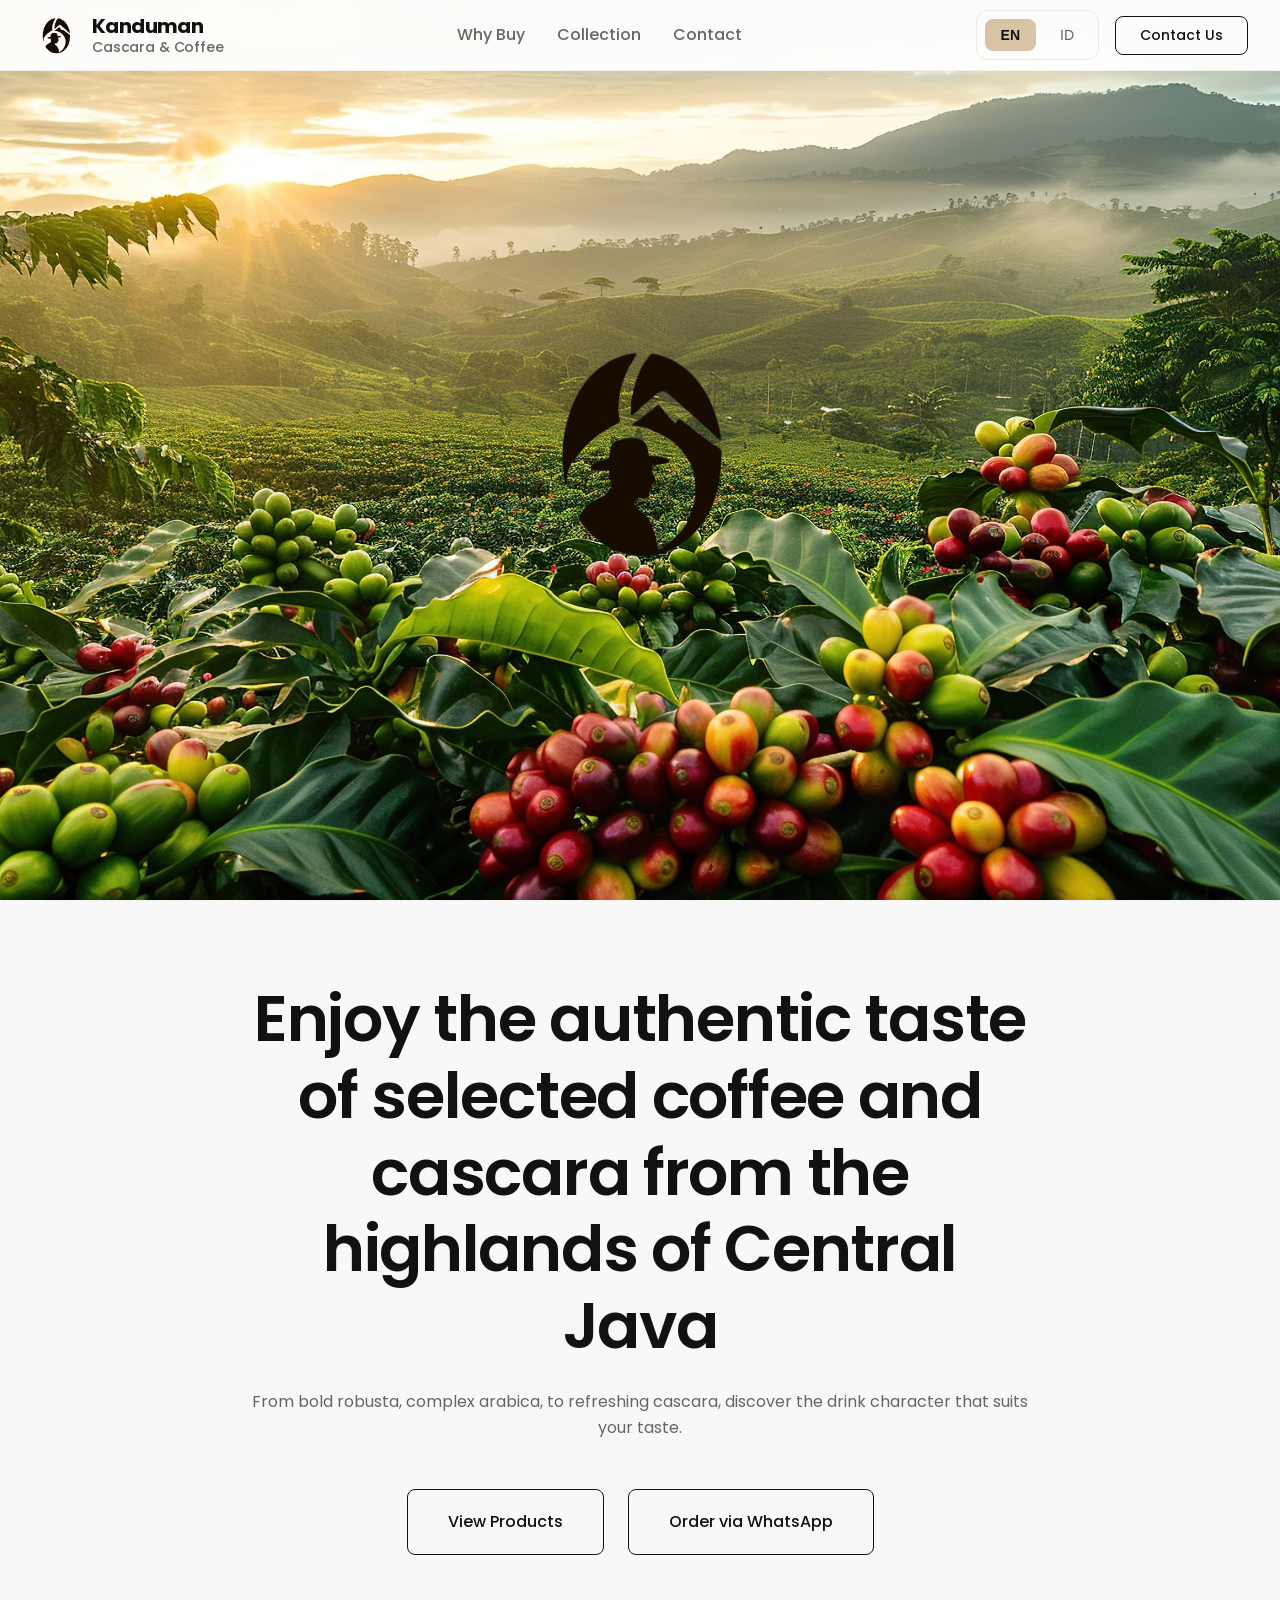
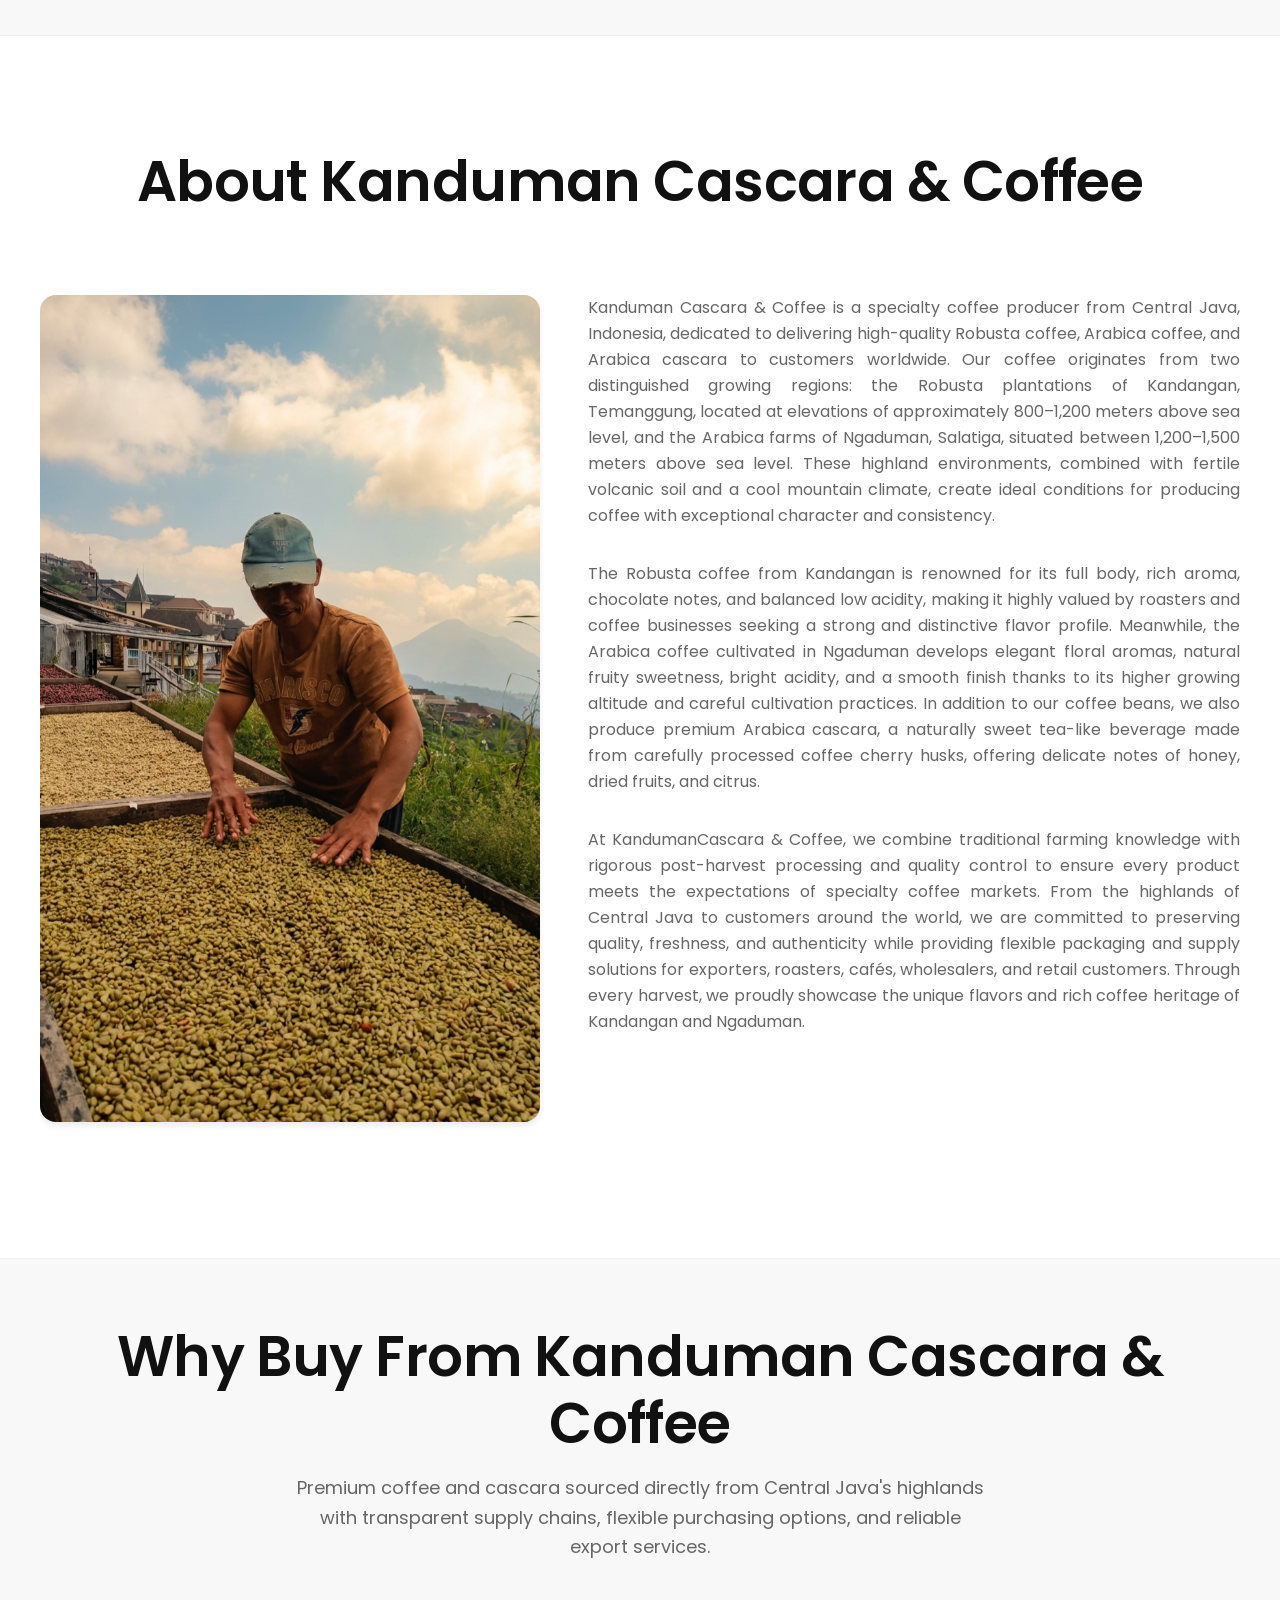
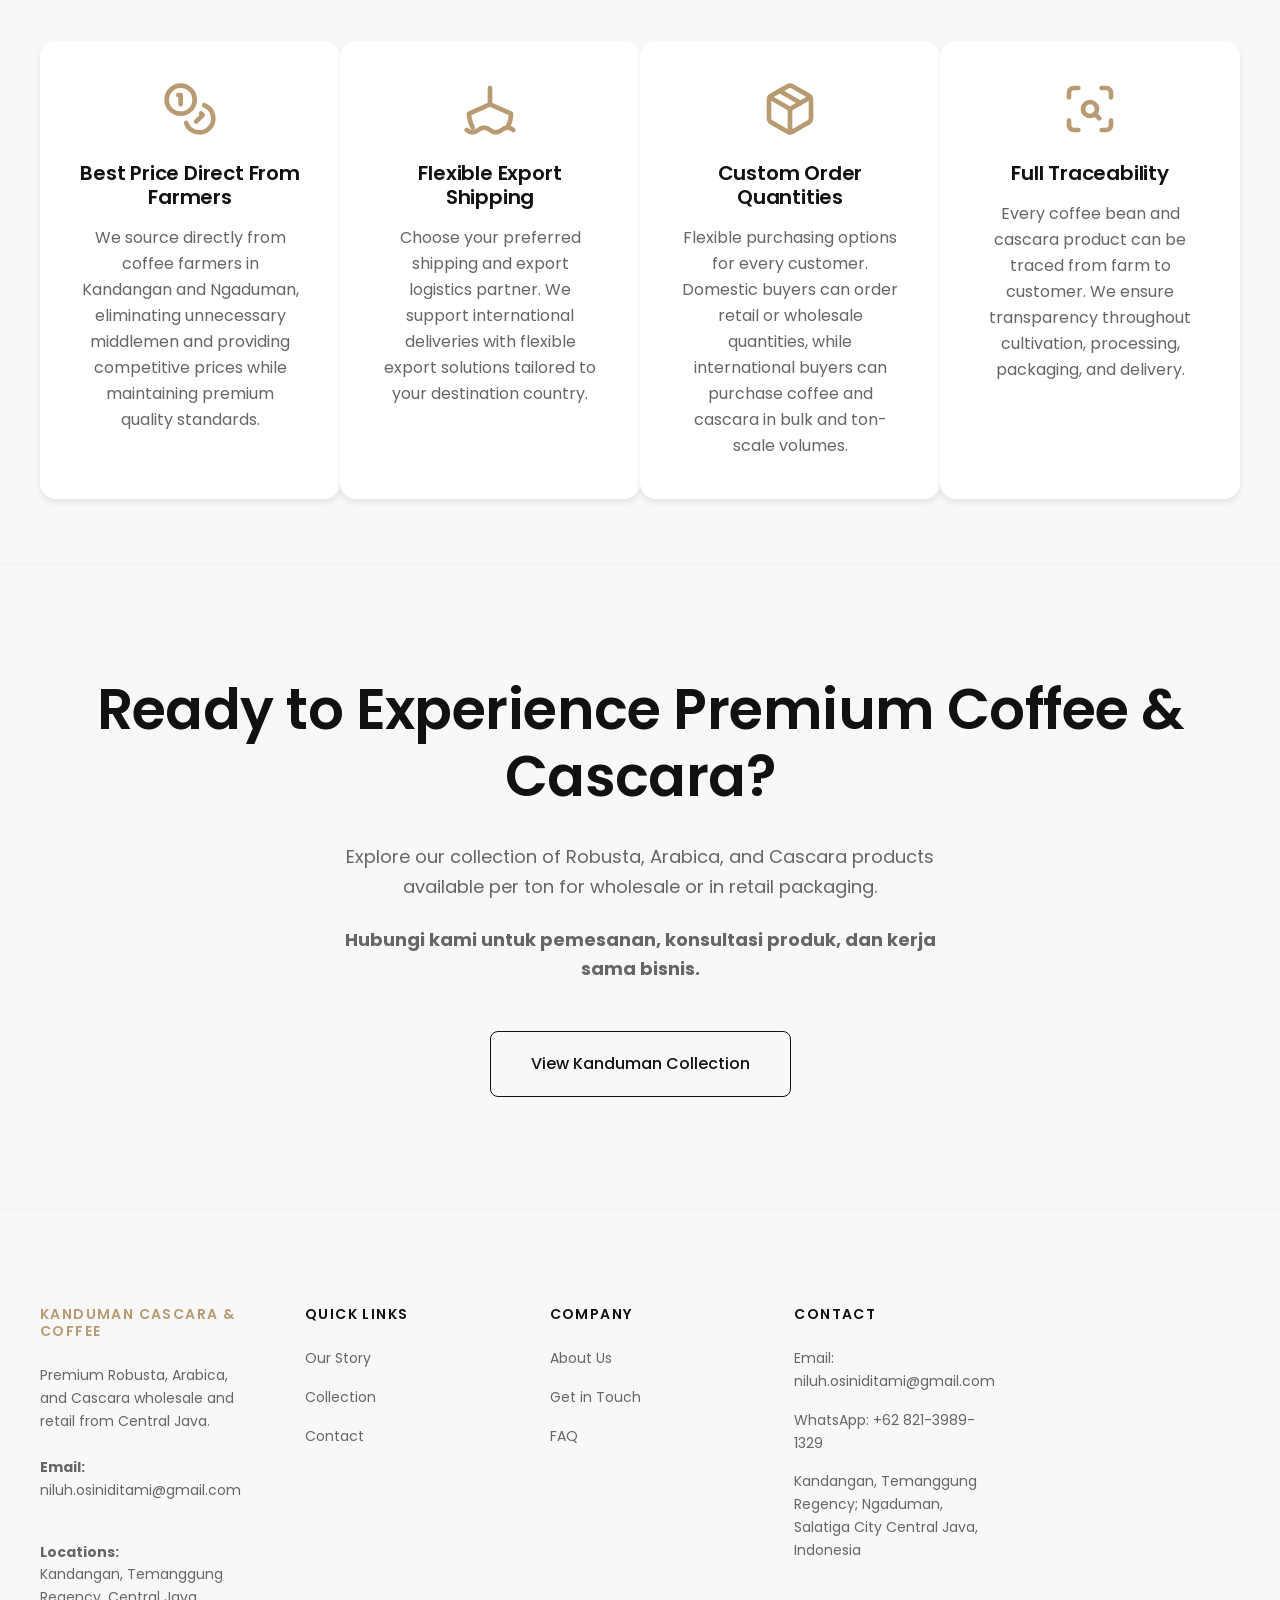
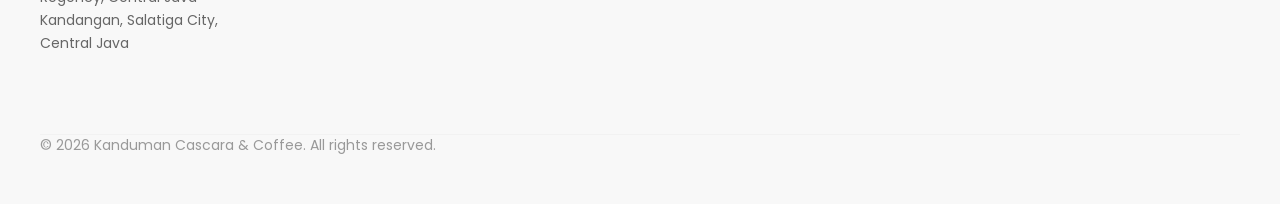
<file: index.html>
<!DOCTYPE html>
<html lang="en">
<head>
  <meta charset="UTF-8">
  <meta name="viewport" content="width=device-width, initial-scale=1.0">
  <meta name="description" content="Kanduman Cascara & Coffee — Premium Robusta, Arabica, and Cascara from Central Java. Wholesale and retail offerings. Contact: niluh.osiniditami@gmail.com">
  <meta name="contact" content="niluh.osiniditami@gmail.com">
  <title>Kanduman Cascara & Coffee | Premium Robusta, Arabica & Cascara</title>
  <link rel="stylesheet" href="assets/css/styles.css">
</head>
<body>
  <!-- NAVIGATION -->
  <nav>
    <div class="nav-container container">
      <div class="nav-logo">
        <img src="assets/images/Untitled design (2)-Photoroom.png" alt="Kanduman Cascara & Coffee logo" class="nav-logo-icon">
        <div class="brand-text">
          <span class="brand-title">Kanduman</span>
          <span class="brand-subtitle">Cascara & Coffee</span>
        </div>
      </div>
      
      <div class="nav-overlay"></div>
      
      <ul class="nav-menu">
        <li><a href="index.html#why-buy" data-i18n="nav-why-buy">Why Buy</a></li>
        <li><a href="collection.html" data-i18n="nav-collection">Collection</a></li>
        <li><a href="contact.html" data-i18n="nav-contact">Contact</a></li>
      </ul>
      
      <div class="nav-actions">
        <div class="lang-toggle">
          <button class="lang-btn active" data-lang="en">EN</button>
          <button class="lang-btn" data-lang="id">ID</button>
        </div>
        <div class="nav-cta">
          <a href="mailto:niluh.osiniditami@gmail.com" class="btn btn-accent" data-i18n="nav-cta">Hubungi Kami</a>
        </div>
      </div>

      <button class="mobile-menu-toggle" aria-label="Toggle mobile menu">
        <span></span>
        <span></span>
        <span></span>
      </button>
    </div>
  </nav>

  <!-- HERO SECTION WITH FULL WIDTH IMAGE AND CENTERED LOGO -->
  <section class="hero hero-fullwidth">
    <div class="hero-bg" style="background-image: url('assets/images/—Pngtree—coffee and arabica coffee plantation_15526542.png'); background-size: cover; background-position: center; width: 100%; height: 100%; display: flex; align-items: center; justify-content: center;">
    <img src="assets/images/Untitled design (2)-Photoroom.png" alt="Kanduman Cascara & Coffee" class="hero-logo-center">
    </div>
  </section>

  <!-- HERO TEXT SECTION -->
  <section style="padding: var(--sp-40) 0; background-color: var(--color-bg-secondary);">
    <div class="container">
      <div style="max-width: 800px; margin: 0 auto; text-align: center;">
        <h1 style="margin-bottom: var(--sp-12);" data-i18n="home-title">Nikmati cita rasa autentik kopi dan cascara pilihan dari dataran tinggi Jawa Tengah</h1>
        <p class="subtitle" style="margin-bottom: var(--sp-24);" data-i18n="home-subtitle">
          Dari robusta yang kuat, arabika yang kompleks, hingga cascara yang menyegarkan, temukan karakter minuman yang sesuai dengan selera Anda.
        </p>
        <div class="hero-cta hero-cta-center">
          <a href="collection.html" class="btn btn-secondary" data-i18n="home-cta-collection">Lihat Produk</a>
          <a href="https://wa.me/6282139891329?text=Halo%20Kanduman%20Cascara%20%26%20Coffee%2C%20saya%20ingin%20bertanya%20tentang%20pemesanan%2C%20konsultasi%20produk%2C%20dan%20kerja%20sama%20bisnis" target="_blank" rel="noopener noreferrer" class="btn btn-secondary" data-i18n="home-cta-whatsapp">Pesan via WhatsApp</a>
        </div>
      </div>
    </div>
  </section>

  <!-- ABOUT COMPANY SECTION -->
  <section id="about">
    <div class="container">
      <div class="section-title">
        <h2 data-i18n="section-about">About Kanduman Cascara & Coffee</h2>
      </div>
      
      <div class="about-content">
        <div class="about-image-wrapper">
          <img src="assets/images/index1.png" alt="Kanduman Cascara & Coffee - About Us" class="about-image">
        </div>
        <p data-i18n="about-intro-1">
          Kanduman Cascara & Coffee adalah produsen kopi spesialti dari Jawa Tengah, Indonesia, yang berdedikasi untuk menghadirkan kopi Robusta, kopi Arabika, dan cascara Arabika berkualitas tinggi kepada pelanggan di seluruh dunia. Kopi kami berasal dari dua wilayah tanam unggulan: perkebunan Robusta di Kandangan, Temanggung, yang terletak di ketinggian sekitar 800–1.200 meter di atas permukaan laut (mdpl), dan kebun Arabika di Ngaduman, Salatiga, yang berada di antara 1.200–1.500 mdpl. Lingkungan dataran tinggi ini, berpadu dengan tanah vulkanik yang subur dan iklim pegunungan yang sejuk, menciptakan kondisi ideal untuk menghasilkan kopi dengan karakter dan konsistensi yang luar biasa.
        </p>
        <p data-i18n="about-intro-2">
          Kopi Robusta dari Kandangan dikenal dengan body-nya yang tebal, aroma yang kaya, catatan rasa cokelat, serta keasaman rendah yang seimbang, menjadikannya sangat bernilai bagi penyangrai (roaster) dan bisnis kopi yang mencari profil rasa yang kuat dan khas. Sementara itu, kopi Arabika yang dibudidayakan di Ngaduman menghasilkan aroma floral yang elegan, rasa manis buah alami, keasaman yang cerah, dan hasil akhir yang halus (smooth finish) berkat ketinggian tanam yang lebih tinggi dan praktik budidaya yang teliti. Selain biji kopi, kami juga memproduksi cascara Arabika premium, minuman mirip teh yang manis alami dan terbuat dari kulit ceri kopi yang diproses secara hati-hati, menawarkan catatan rasa madu, buah-buahan kering, dan sitrus yang lembut.
        </p>
        <p data-i18n="about-intro-3">
          Di Kanduman Cascara & Coffee, kami memadukan pengetahuan pertanian tradisional dengan proses pasca-panen yang ketat dan kontrol kualitas untuk memastikan setiap produk memenuhi ekspektasi pasar kopi spesialti. Dari dataran tinggi Jawa Tengah hingga ke pelanggan di seluruh dunia, kami berkomitmen untuk menjaga kualitas, kesegaran, dan keaslian sambil menyediakan solusi pengemasan dan pasokan yang fleksibel bagi eksportir, roaster, kafe, grosir, dan pelanggan ritel. Melalui setiap panen, kami dengan bangga menampilkan cita rasa unik dan warisan kopi yang kaya dari Kandangan dan Ngaduman.
        </p>
      </div>
    </div>
  </section>

  <!-- WHY BUY FROM KANDUMAN SECTION -->
  <section id="why-buy" class="why-buy-section" style="background-color: var(--color-bg-secondary);">
    <div class="container">
      <div class="section-title text-center" data-reveal>
        <h2 style="margin-bottom: var(--sp-8);" data-i18n="why-buy-title">Why Buy From Kanduman Cascara & Coffee</h2>
        <p style="max-width: 700px; margin: 0 auto; color: var(--color-text-secondary); line-height: var(--lh-relaxed);" data-i18n="why-buy-subtitle">
          Premium coffee and cascara sourced directly from Central Java's highlands with transparent supply chains, flexible purchasing options, and reliable export services.
        </p>
      </div>
      
      <div class="why-buy-slider-container">
        <div class="why-buy-slider-wrapper">
          <!-- Card 1 -->
          <div class="why-buy-card" data-reveal>
            <div class="why-buy-icon">
              <svg xmlns="http://www.w3.org/2000/svg" width="56" height="56" viewBox="0 0 24 24" fill="none" stroke="currentColor" stroke-width="2" stroke-linecap="round" stroke-linejoin="round" class="lucide lucide-coins"><circle cx="8" cy="8" r="6"/><path d="M18.09 10.37A6 6 0 1 1 10.34 18"/><path d="M7 6h1v4"/><path d="m16.71 13.88.7.71-2.82 2.82"/></svg>
            </div>
            <h3 data-i18n="why-buy-1-title">Best Price Direct From Farmers</h3>
            <p data-i18n="why-buy-1-desc">We source directly from coffee farmers in Kandangan and Ngaduman, eliminating unnecessary middlemen and providing competitive prices while maintaining premium quality standards.</p>
          </div>

          <!-- Card 2 -->
          <div class="why-buy-card" data-reveal>
            <div class="why-buy-icon">
              <svg xmlns="http://www.w3.org/2000/svg" width="56" height="56" viewBox="0 0 24 24" fill="none" stroke="currentColor" stroke-width="2" stroke-linecap="round" stroke-linejoin="round" class="lucide lucide-ship"><path d="M2 21c.6.5 1.2 1 2.5 1 2.5 0 2.5-2 5-2 1.3 0 1.9.5 2.5 1 .6.5 1.2 1 2.5 1 2.5 0 2.5-2 5-2 1.3 0 1.9.5 2.5 1"/><path d="M19.38 20A11.6 11.6 0 0 0 21 14l-9-4-9 4c0 2.2.9 4.5 1.62 6"/><path d="M12 3v7"/></svg>
            </div>
            <h3 data-i18n="why-buy-2-title">Flexible Export Shipping</h3>
            <p data-i18n="why-buy-2-desc">Choose your preferred shipping and export logistics partner. We support international deliveries with flexible export solutions tailored to your destination country.</p>
          </div>

          <!-- Card 3 -->
          <div class="why-buy-card" data-reveal>
            <div class="why-buy-icon">
              <svg xmlns="http://www.w3.org/2000/svg" width="56" height="56" viewBox="0 0 24 24" fill="none" stroke="currentColor" stroke-width="2" stroke-linecap="round" stroke-linejoin="round" class="lucide lucide-package"><path d="M16.5 9.4 7.5 4.21"/><path d="M21 16V8a2 2 0 0 0-1-1.73l-7-4a2 2 0 0 0-2 0l-7 4A2 2 0 0 0 3 8v8a2 2 0 0 0 1 1.73l7 4a2 2 0 0 0 2 0l7-4A2 2 0 0 0 21 16z"/><polyline points="3.29 7 12 12 20.71 7"/><line x1="12" y1="22" x2="12" y2="12"/></svg>
            </div>
            <h3 data-i18n="why-buy-3-title">Custom Order Quantities</h3>
            <p data-i18n="why-buy-3-desc">Flexible purchasing options for every customer. Domestic buyers can order retail or wholesale quantities, while international buyers can purchase coffee and cascara in bulk and ton-scale volumes.</p>
          </div>

          <!-- Card 4 -->
          <div class="why-buy-card" data-reveal>
            <div class="why-buy-icon">
              <svg xmlns="http://www.w3.org/2000/svg" width="56" height="56" viewBox="0 0 24 24" fill="none" stroke="currentColor" stroke-width="2" stroke-linecap="round" stroke-linejoin="round" class="lucide lucide-scan-search"><path d="M3 7V5a2 2 0 0 1 2-2h2"/><path d="M17 3h2a2 2 0 0 1 2 2v2"/><path d="M21 17v2a2 2 0 0 1-2 2h-2"/><path d="M7 21H5a2 2 0 0 1-2-2v-2"/><circle cx="12" cy="12" r="3"/><path d="m16 16-1.9-1.9"/></svg>
            </div>
            <h3 data-i18n="why-buy-4-title">Full Traceability</h3>
            <p data-i18n="why-buy-4-desc">Every coffee bean and cascara product can be traced from farm to customer. We ensure transparency throughout cultivation, processing, packaging, and delivery.</p>
          </div>
        </div>
        
        <!-- Slider Navigation (Only visible on mobile/tablet) -->
        <div class="why-buy-slider-nav">
          <button class="why-buy-nav-btn prev" aria-label="Previous slide">
            <svg xmlns="http://www.w3.org/2000/svg" width="24" height="24" viewBox="0 0 24 24" fill="none" stroke="currentColor" stroke-width="2" stroke-linecap="round" stroke-linejoin="round" class="lucide lucide-chevron-left"><path d="m15 18-6-6 6-6"/></svg>
          </button>
          <div class="why-buy-dots"></div>
          <button class="why-buy-nav-btn next" aria-label="Next slide">
            <svg xmlns="http://www.w3.org/2000/svg" width="24" height="24" viewBox="0 0 24 24" fill="none" stroke="currentColor" stroke-width="2" stroke-linecap="round" stroke-linejoin="round" class="lucide lucide-chevron-right"><path d="m9 18 6-6-6-6"/></svg>
          </button>
        </div>
      </div>
    </div>
  </section>
    </div>
  </section>


  <!-- CALL TO ACTION SECTION -->
  <section style="background-color: var(--color-bg-secondary);">
    <div class="container">
      <div class="text-center">
        <h2 style="margin-bottom: var(--sp-16);" data-i18n="cta-main">Ready to Experience Premium Coffee & Cascara?</h2>
        <p style="font-size: var(--fs-lg); color: var(--color-text-secondary); margin-bottom: var(--sp-12); max-width: 600px; margin-left: auto; margin-right: auto;" data-i18n="home-cta-desc-1">
          Jelajahi koleksi Robusta, Arabica, dan produk Cascara kami — tersedia per ton untuk wholesale atau dalam kemasan retail.
        </p>
        <p style="font-size: var(--fs-lg); color: var(--color-text-secondary); margin-bottom: var(--sp-24); max-width: 600px; margin-left: auto; margin-right: auto;" data-i18n="home-cta-desc-2">
          <strong>Hubungi kami untuk pemesanan, konsultasi produk, dan kerja sama bisnis.</strong>
        </p>
        <a href="collection.html" class="btn btn-primary" data-i18n="home-cta-button">Lihat Koleksi Kanduman</a>
      </div>
    </div>
  </section>

  <!-- FOOTER -->
  <footer>
    <div class="container">
      <div class="footer-content">
        <div class="footer-section">
          <h3 style="color: var(--color-accent-secondary);">Kanduman Cascara & Coffee</h3>
          <p data-i18n="footer-about-text">Premium Robusta, Arabica, dan Cascara — wholesale dan retail dari Jawa Tengah.</p>
          <p style="margin-top: var(--sp-12);">
            <strong>Email:</strong> <a href="mailto:niluh.osiniditami@gmail.com">niluh.osiniditami@gmail.com</a><br>
            <strong data-i18n="footer-locations">Locations:</strong><br>
            <span data-i18n="footer-location-production">Kandangan, Kabupaten Temanggung, Jawa Tengah (Production Center)</span><br>
            <span data-i18n="footer-location-distribution">Kandangan, Kota Salatiga, Jawa Tengah (Distribution & Development)</span>
          </p>
        </div>
        
        <div class="footer-section">
          <h3 data-i18n="footer-quick-links">Quick Links</h3>
          <a href="index.html" data-i18n="footer-link-story">Our Story</a>
          <a href="collection.html" data-i18n="footer-link-collection">Collection</a>
          <a href="contact.html" data-i18n="footer-link-contact">Contact</a>
        </div>
        
        <div class="footer-section">
          <h3 data-i18n="footer-company">Company</h3>
          <a href="#about" data-i18n="footer-link-about">About Us</a>
          <a href="#contact" data-i18n="footer-link-get-in-touch">Get in Touch</a>
          <a href="#faq" data-i18n="footer-link-faq">FAQ</a>
        </div>
        
        
        <div class="footer-section">
          <h3 data-i18n="footer-contact">Contact</h3>
          <p data-i18n="footer-contact-email">Email: niluh.osiniditami@gmail.com</p>
          <p data-i18n="footer-contact-phone">WhatsApp: <a href="https://wa.me/6282139891329" class="footer-link">+62 821-3989-1329</a></p>
          <p data-i18n="footer-contact-address">Kandangan, Kabupaten Temanggung; Kandangan, Kota Salatiga — Jawa Tengah, Indonesia</p>
        </div>
      </div>
      
      <div class="footer-divider"></div>
      
      <div class="footer-bottom">
        <div class="footer-copyright" data-i18n="footer-copyright">
          &copy; 2026 KandumanCascara & Coffee. All rights reserved.
        </div>
      </div>
    </div>
  </footer>

  <script src="assets/js/main.js"></script>
</body>
</html>
</file>
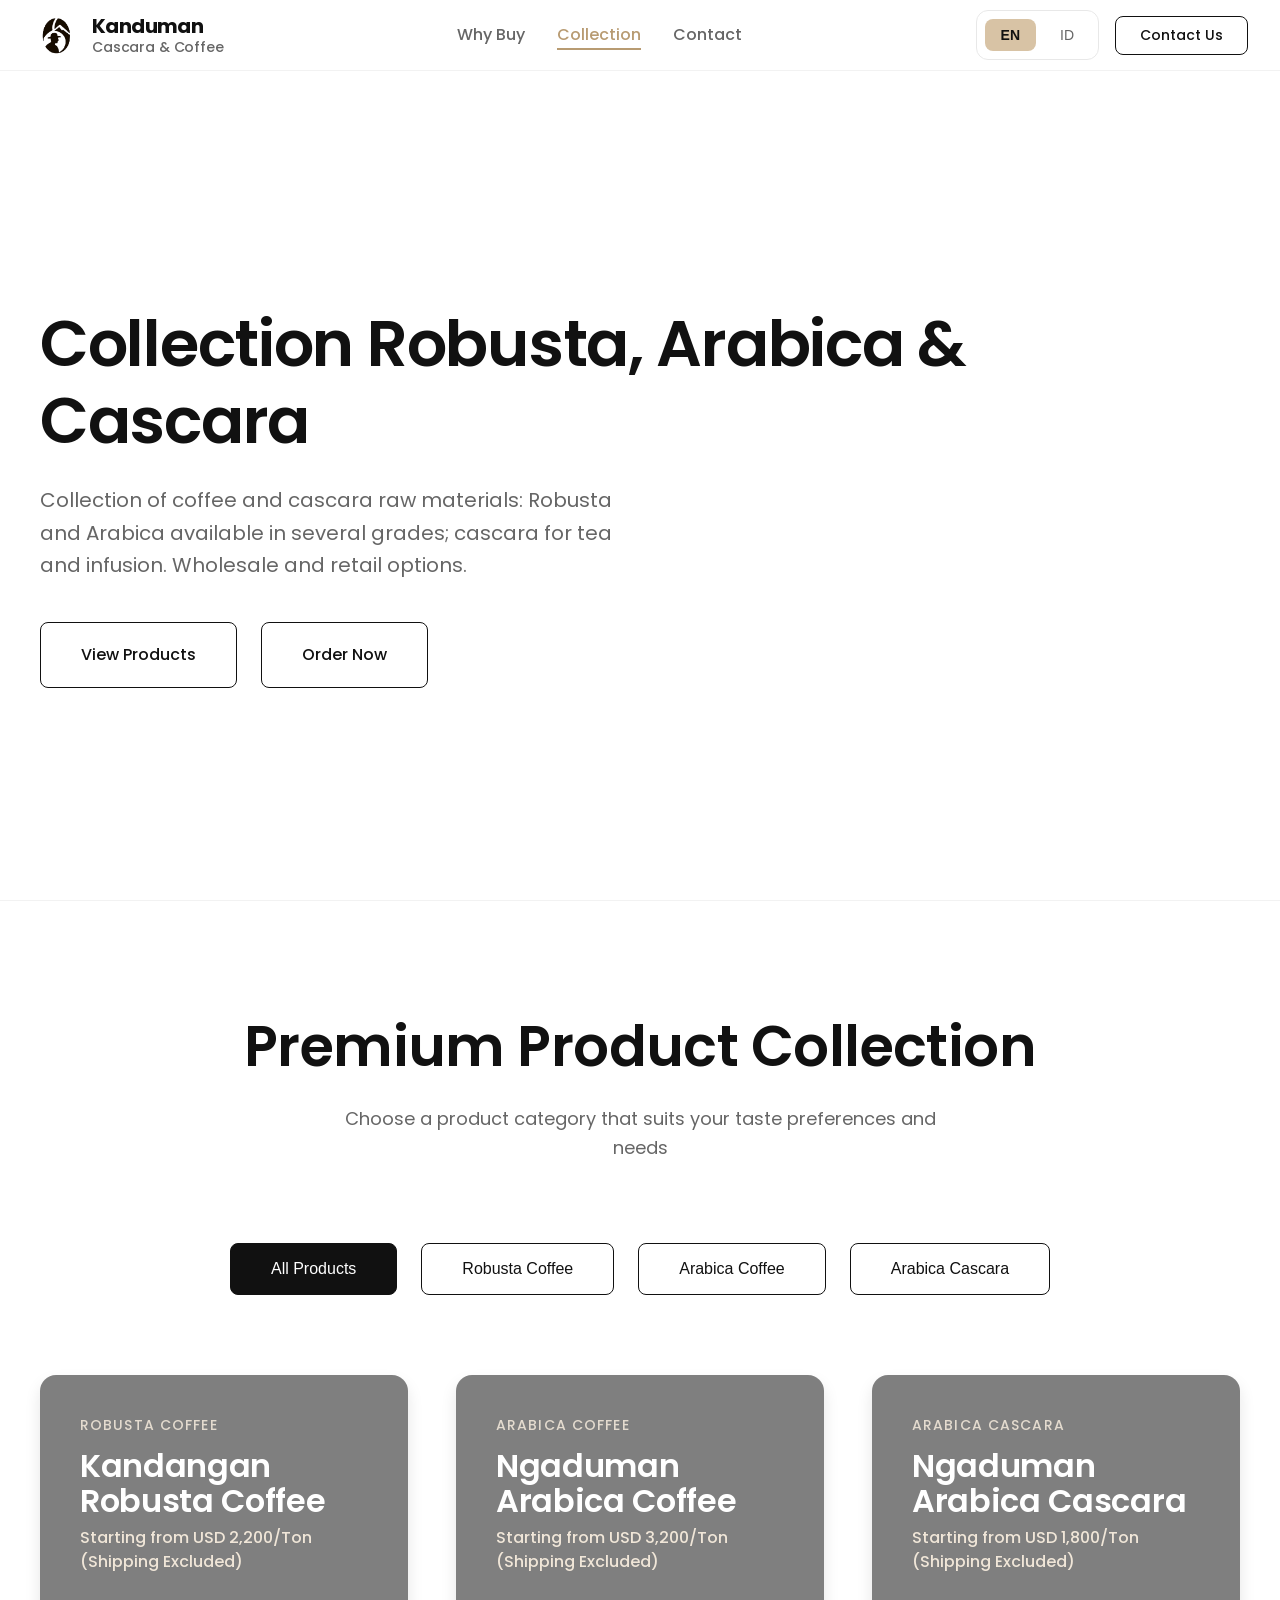
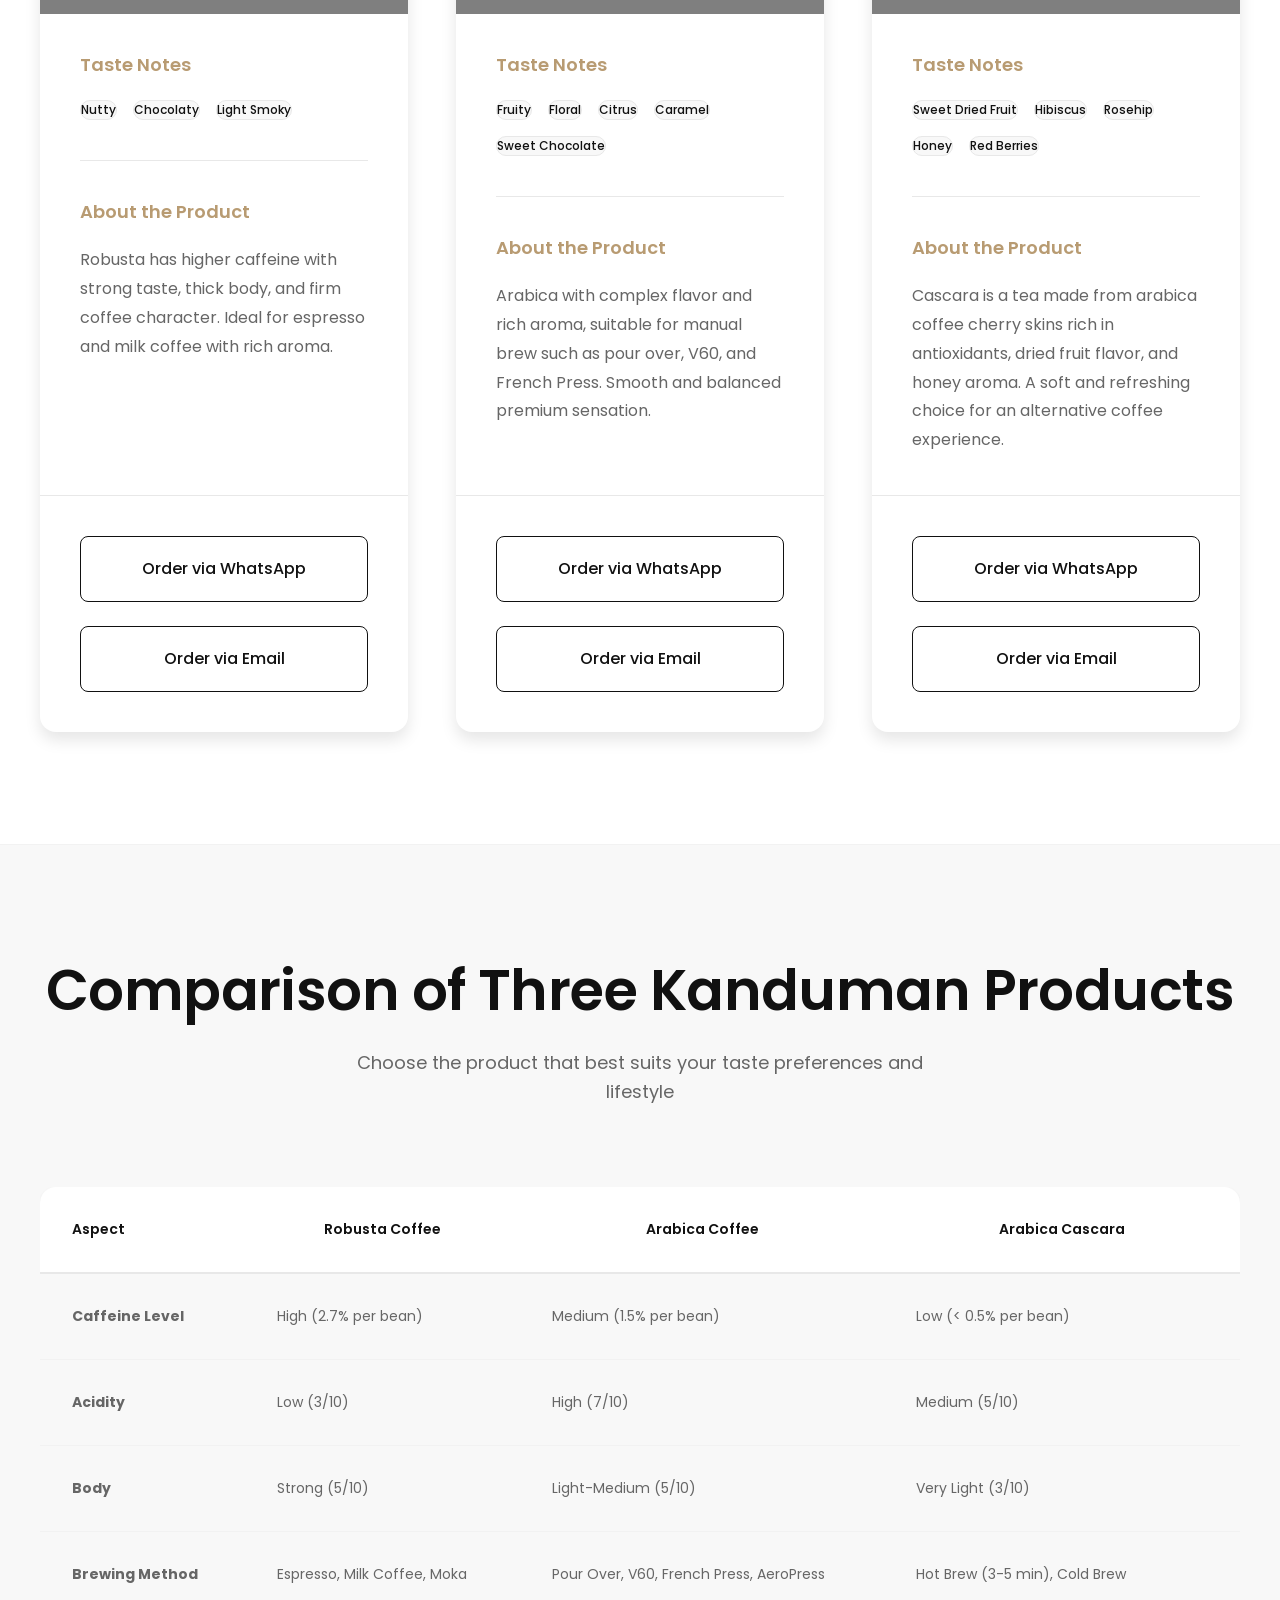
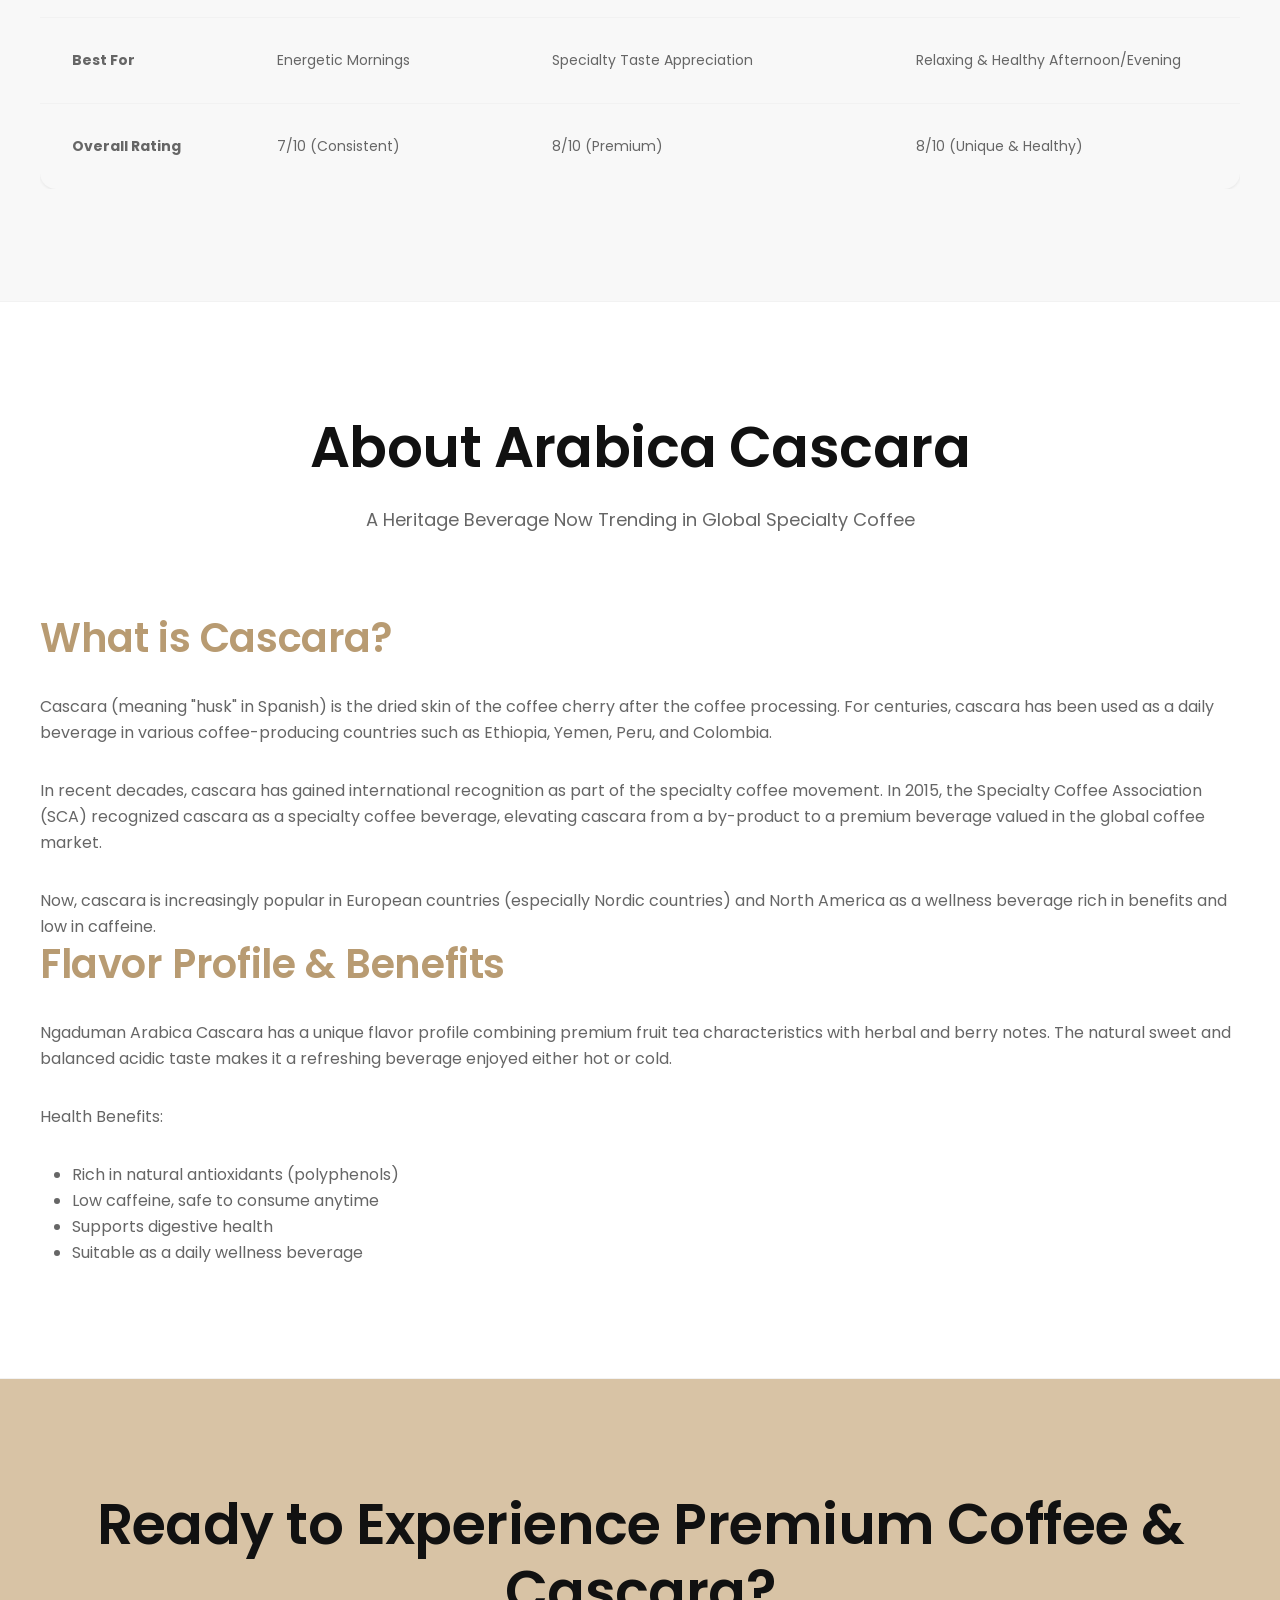
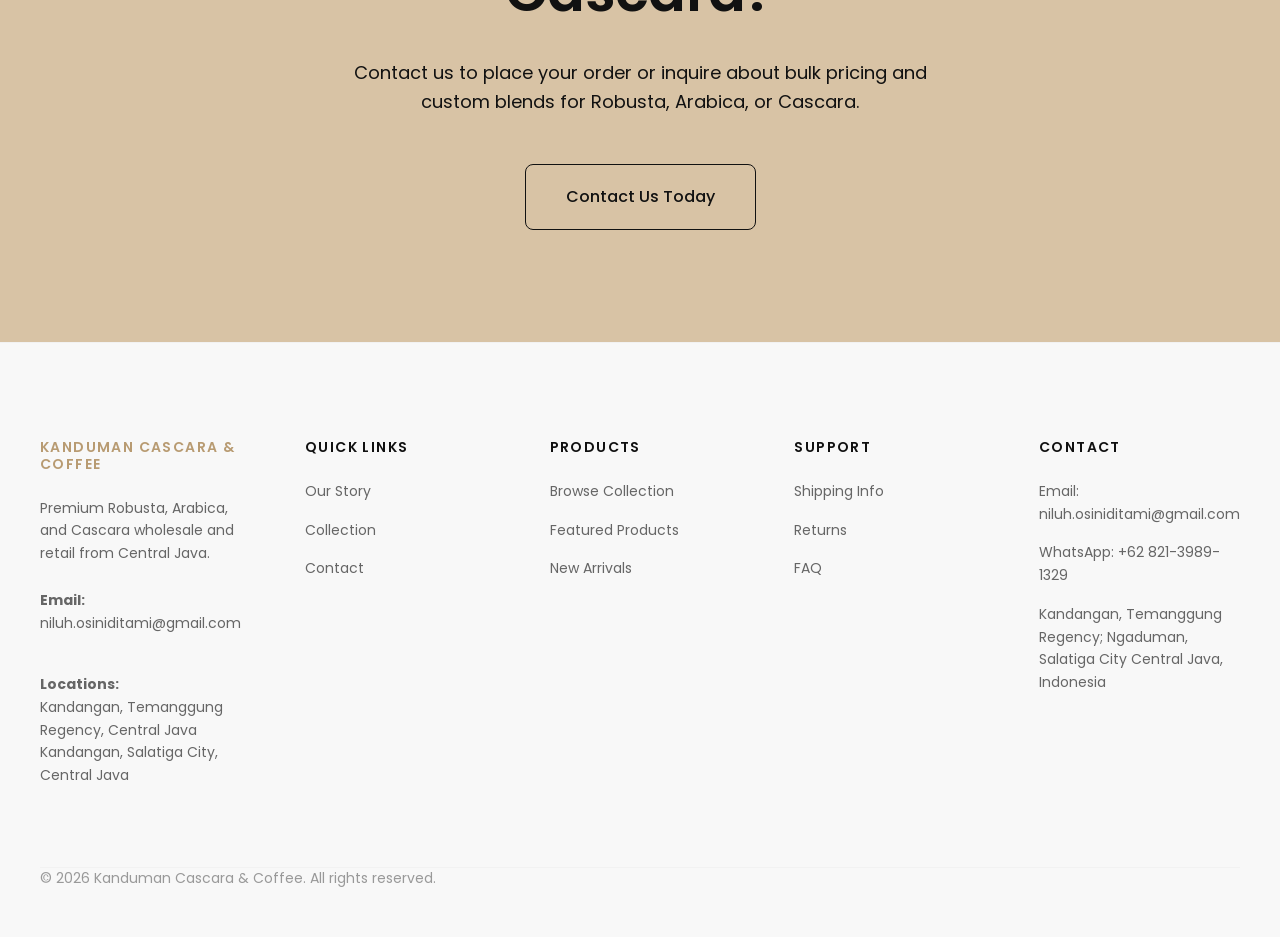
<file: collection.html>
<!DOCTYPE html>
<html lang="en">
<head>
  <meta charset="UTF-8">
  <meta name="viewport" content="width=device-width, initial-scale=1.0">
  <meta name="description" content="Kanduman Cascara & Coffee — Collection of Robusta, Arabica, and Cascara products. Wholesale per ton and retail options. Contact: niluh.osiniditami@gmail.com">
  <meta name="contact" content="niluh.osiniditami@gmail.com">
  <title>Collection - Kanduman Cascara & Coffee | Robusta, Arabica & Cascara</title>
  <link rel="stylesheet" href="assets/css/styles.css">
</head>
<body>
  <!-- NAVIGATION -->
  <nav>
    <div class="nav-container container">
      <div class="nav-logo">
        <img src="assets/images/Untitled design (2)-Photoroom.png" alt="Kanduman Cascara & Coffee logo" class="nav-logo-icon">
        <div class="brand-text">
          <span class="brand-title">Kanduman</span>
          <span class="brand-subtitle">Cascara & Coffee</span>
        </div>
      </div>
      
      <div class="nav-overlay"></div>
      
      <ul class="nav-menu">
        <li><a href="index.html#why-buy" data-i18n="nav-why-buy">Why Buy</a></li>
        <li><a href="collection.html" class="active" data-i18n="nav-collection">Collection</a></li>
        <li><a href="contact.html" data-i18n="nav-contact">Contact</a></li>
      </ul>
      
      <div class="nav-actions">
        <div class="lang-toggle">
          <button class="lang-btn active" data-lang="en">EN</button>
          <button class="lang-btn" data-lang="id">ID</button>
        </div>
        <div class="nav-cta">
          <a href="mailto:niluh.osiniditami@gmail.com" class="btn btn-accent" data-i18n="nav-cta">Hubungi Kami</a>
        </div>
      </div>

      <button class="mobile-menu-toggle" aria-label="Toggle mobile menu">
        <span></span>
        <span></span>
        <span></span>
      </button>
    </div>
  </nav>

  <!-- HERO SECTION -->
  <section class="hero">
    <div class="container">
      <div class="hero-grid">
        <div class="hero-content">
          <h1 data-i18n="collection-title">Collection — Robusta, Arabica & Cascara</h1>
          <p class="subtitle" data-i18n="collection-subtitle">
            Koleksi bahan baku kopi dan cascara: Robusta dan Arabica tersedia dalam beberapa grade; cascara untuk teh dan infusion. Opsi wholesale dan retail.
          </p>
          <div class="hero-cta hero-cta-collection-contact">
            <a href="#products" class="btn btn-primary" data-i18n="collection-browse">Lihat Produk</a>
            <a href="contact.html" class="btn btn-secondary" data-i18n="collection-custom">Pesan Sekarang</a>
          </div>
        </div>
        

      </div>
    </div>
  </section>

  <!-- PRODUCT SHOWCASE SECTION -->
  <section id="products" class="collection-products-section">
    <div class="container">
      <div class="section-title">
        <h2 data-i18n="section-products">Koleksi Produk Premium</h2>
        <p data-i18n="section-products-desc">Pilih kategori produk yang sesuai dengan preferensi rasa dan kebutuhan Anda</p>
      </div>
      
      <!-- FILTER BUTTONS -->
      <div class="filter-group">
        <button class="filter-btn active" data-category="all" data-i18n="filter-all">Semua Produk</button>
        <button class="filter-btn" data-category="robusta" data-i18n="filter-robusta">Kopi Robusta</button>
        <button class="filter-btn" data-category="arabika" data-i18n="filter-arabika">Kopi Arabika</button>
        <button class="filter-btn" data-category="cascara" data-i18n="filter-cascara">Cascara Arabika</button>
      </div>
      
      <!-- PRODUCT GRID - PREMIUM CARDS -->
      <div class="product-grid grid-1">
        <!-- Robusta -->
        <div class="product-card-premium" data-category="robusta" data-reveal>
          <div class="premium-card-wrapper">
            <div class="premium-card-header" style="background: linear-gradient(rgba(0,0,0,0.5), rgba(0,0,0,0.5)), url('https://images.unsplash.com/photo-1447933601403-0c6688de566e?auto=format&fit=crop&q=80&w=1000'); background-size: cover; background-position: center;">
              <div class="premium-card-category" data-i18n="product-card-robusta-category">Kopi Robusta</div>
              <h3 class="premium-product-name" data-i18n="product-card-robusta-name">Kopi Robusta Kandangan</h3>
              <div class="premium-product-price" style="margin-top: var(--sp-4); font-size: var(--fs-base); color: #f0e6d8; font-weight: 500;">Starting from USD 2,200/Ton (Shipping Excluded)</div>
            </div>
            
            <div class="premium-card-content">
              <div class="premium-section">
                <h4 class="section-subtitle" data-i18n="product-card-taste-notes">Taste Notes</h4>
                <div class="taste-tags">
                  <span class="taste-tag">Nutty</span>
                  <span class="taste-tag">Chocolaty</span>
                  <span class="taste-tag">Light Smoky</span>
                </div>
              </div>

              <div class="premium-section premium-description">
                <h4 class="section-subtitle" data-i18n="product-card-about">Tentang Produk</h4>
                <p data-i18n="product-card-robusta-desc">Robusta memiliki kafein lebih tinggi dengan rasa kuat, body tebal, dan karakter kopi tegas. Ideal untuk espresso dan kopi susu yang kaya aroma.</p>
              </div>
            </div>

            <div class="premium-card-footer">
              <a href="https://wa.me/6282139891329?text=Saya%20tertarik%20dengan%20Kopi%20Robusta%20Ngaduman%20untuk%20pemesanan%2C%20konsultasi%20produk%2C%20dan%20kerja%20sama%20bisnis" target="_blank" rel="noopener noreferrer" class="btn btn-primary btn-full" data-i18n="product-card-wa">Pesan via WhatsApp</a>
              <a href="mailto:niluh.osiniditami@gmail.com?subject=Pemesanan%20Kopi%20Robusta%20Ngaduman&body=Halo%2C%20saya%20tertarik%20dengan%20Kopi%20Robusta%20Ngaduman.%20Mohon%20informasi%20lebih%20lanjut." class="btn btn-secondary btn-full" data-i18n="product-card-email">Pesan via Email</a>
            </div>
          </div>
        </div>

        <!-- Arabika -->
        <div class="product-card-premium" data-category="arabika" data-reveal>
          <div class="premium-card-wrapper">
            <div class="premium-card-header" style="background: linear-gradient(rgba(0,0,0,0.5), rgba(0,0,0,0.5)), url('https://img.magnific.com/free-photo/coffee-beans_1388-619.jpg?t=st=1781441642~exp=1781445242~hmac=71749c4b009ec66c26877930708ee67ff8878984bcc25fa764ca3e7b97ff40e2&w=1480'); background-size: cover; background-position: center;">
              <div class="premium-card-category" data-i18n="product-card-arabika-category">Kopi Arabika</div>
              <h3 class="premium-product-name" data-i18n="product-card-arabika-name">Kopi Arabika Ngaduman</h3>
              <div class="premium-product-price" style="margin-top: var(--sp-4); font-size: var(--fs-base); color: #f0e6d8; font-weight: 500;">Starting from USD 3,200/Ton (Shipping Excluded)</div>
            </div>
            
            <div class="premium-card-content">
              <div class="premium-section">
                <h4 class="section-subtitle" data-i18n="product-card-taste-notes">Taste Notes</h4>
                <div class="taste-tags">
                  <span class="taste-tag">Fruity</span>
                  <span class="taste-tag">Floral</span>
                  <span class="taste-tag">Citrus</span>
                  <span class="taste-tag">Caramel</span>
                  <span class="taste-tag">Sweet Chocolate</span>
                </div>
              </div>

              <div class="premium-section premium-description">
                <h4 class="section-subtitle" data-i18n="product-card-about">Tentang Produk</h4>
                <p data-i18n="product-card-arabika-desc">Arabika dengan rasa kompleks dan aroma kaya, cocok untuk manual brew seperti pour over, V60, dan French Press. Sensasi premium yang halus dan seimbang.</p>
              </div>
            </div>

            <div class="premium-card-footer">
              <a href="https://wa.me/6282139891329?text=Saya%20tertarik%20dengan%20Kopi%20Arabika%20Kanduman%20untuk%20pemesanan%2C%20konsultasi%20produk%2C%20dan%20kerja%20sama%20bisnis" target="_blank" rel="noopener noreferrer" class="btn btn-primary btn-full" data-i18n="product-card-wa">Pesan via WhatsApp</a>
              <a href="mailto:niluh.osiniditami@gmail.com?subject=Pemesanan%20Kopi%20Arabika%20Kanduman&body=Halo%2C%20saya%20tertarik%20dengan%20Kopi%20Arabika%20Kanduman.%20Mohon%20informasi%20lebih%20lanjut." class="btn btn-secondary btn-full" data-i18n="product-card-email">Pesan via Email</a>
            </div>
          </div>
        </div>

        <!-- Cascara -->
        <div class="product-card-premium" data-category="cascara" data-reveal>
          <div class="premium-card-wrapper">
            <div class="premium-card-header" style="background: linear-gradient(rgba(0,0,0,0.5), rgba(0,0,0,0.5)), url('https://img.magnific.com/free-photo/close-up-organic-raisins-background_23-2148536660.jpg?t=st=1781442150~exp=1781445750~hmac=af42ead7ba464cf9ffbb1eafa50df0880772a17ab68cd3311acdc747166edb3d&w=1480'); background-size: cover; background-position: center;">
              <div class="premium-card-category" data-i18n="product-card-cascara-category">Cascara Arabika</div>
              <h3 class="premium-product-name" data-i18n="product-card-cascara-name">Cascara Arabika Ngaduman</h3>
              <div class="premium-product-price" style="margin-top: var(--sp-4); font-size: var(--fs-base); color: #f0e6d8; font-weight: 500;">Starting from USD 1,800/Ton (Shipping Excluded)</div>
            </div>
            
            <div class="premium-card-content">
              <div class="premium-section">
                <h4 class="section-subtitle" data-i18n="product-card-taste-notes">Taste Notes</h4>
                <div class="taste-tags">
                  <span class="taste-tag">Sweet Dried Fruit</span>
                  <span class="taste-tag">Hibiscus</span>
                  <span class="taste-tag">Rosehip</span>
                  <span class="taste-tag">Honey</span>
                  <span class="taste-tag">Red Berries</span>
                </div>
              </div>

              <div class="premium-section premium-description">
                <h4 class="section-subtitle" data-i18n="product-card-about">Tentang Produk</h4>
                <p data-i18n="product-card-cascara-desc">Cascara adalah teh dari kulit kopi arabika yang kaya antioksidan, rasa buah kering, dan aroma madu. Pilihan yang lembut dan menyegarkan untuk pengalaman minum kopi alternatif.</p>
              </div>
            </div>

            <div class="premium-card-footer">
              <a href="https://wa.me/6282139891329?text=Saya%20tertarik%20dengan%20Cascara%20Arabika%20Ngaduman%20untuk%20pemesanan%2C%20konsultasi%20produk%2C%20dan%20kerja%20sama%20bisnis" target="_blank" rel="noopener noreferrer" class="btn btn-primary btn-full" data-i18n="product-card-wa">Pesan via WhatsApp</a>
              <a href="mailto:niluh.osiniditami@gmail.com?subject=Pemesanan%20Cascara%20Arabika%20Ngaduman&body=Halo%2C%20saya%20tertarik%20dengan%20Cascara%20Arabika%20Ngaduman.%20Mohon%20informasi%20lebih%20lanjut." class="btn btn-secondary btn-full" data-i18n="product-card-email">Pesan via Email</a>
            </div>
          </div>
        </div>
      </div>
    </div>
  </section>

  <!-- PRODUCT COMPARISON SECTION -->
  <section style="background-color: var(--color-bg-secondary);">
    <div class="container">
      <div class="section-title">
        <h2 data-i18n="comparison-title">Perbandingan Ketiga Produk Kanduman</h2>
        <p data-i18n="comparison-desc">Pilih produk yang paling sesuai dengan preferensi rasa dan gaya hidup Anda</p>
      </div>
      
      <div style="overflow-x: auto;">
        <table class="comparison-table">
          <thead>
            <tr>
              <th style="text-align: left;" data-i18n="comparison-aspect">Aspek</th>
              <th style="text-align: center;" data-i18n="comparison-col-robusta">Kopi Robusta</th>
              <th style="text-align: center;" data-i18n="comparison-col-arabika">Kopi Arabika</th>
              <th style="text-align: center;" data-i18n="comparison-col-cascara">Cascara Arabika</th>
            </tr>
          </thead>
          <tbody>
            <tr>
              <td><strong data-i18n="comparison-caffeine">Tingkat Kafein</strong></td>
              <td data-i18n="comparison-caffeine-r">Tinggi (2.7% per biji)</td>
              <td data-i18n="comparison-caffeine-a">Sedang (1.5% per biji)</td>
              <td data-i18n="comparison-caffeine-c">Rendah (< 0.5% per biji)</td>
            </tr>
            <tr>
              <td><strong data-i18n="comparison-acidity">Acidity</strong></td>
              <td data-i18n="comparison-acidity-r">Rendah (3/10)</td>
              <td data-i18n="comparison-acidity-a">Tinggi (7/10)</td>
              <td data-i18n="comparison-acidity-c">Sedang (5/10)</td>
            </tr>
            <tr>
              <td><strong data-i18n="comparison-body">Body</strong></td>
              <td data-i18n="comparison-body-r">Kuat (5/10)</td>
              <td data-i18n="comparison-body-a">Ringan-Medium (5/10)</td>
              <td data-i18n="comparison-body-c">Sangat Ringan (3/10)</td>
            </tr>
            <tr>
              <td><strong data-i18n="comparison-brew-method">Metode Penyajian</strong></td>
              <td data-i18n="comparison-brew-r">Espresso, Kopi Susu, Moka</td>
              <td data-i18n="comparison-brew-a">Pour Over, V60, French Press, AeroPress</td>
              <td data-i18n="comparison-brew-c">Seduh Panas (3-5 menit), Dingin</td>
            </tr>
            <tr>
              <td><strong data-i18n="comparison-best">Terbaik Untuk</strong></td>
              <td data-i18n="comparison-best-r">Pagi yang Penuh Energi</td>
              <td data-i18n="comparison-best-a">Apresiasi Rasa Specialty</td>
              <td data-i18n="comparison-best-c">Sore/Malam Rileks & Sehat</td>
            </tr>
            <tr>
              <td><strong data-i18n="comparison-rating">Overall Rating</strong></td>
              <td data-i18n="comparison-rating-r">7/10 (Konsisten)</td>
              <td data-i18n="comparison-rating-a">8/10 (Premium)</td>
              <td data-i18n="comparison-rating-c">8/10 (Unik & Sehat)</td>
            </tr>
          </tbody>
        </table>
      </div>
    </div>
  </section>

  <!-- CASCARA EDUCATION SECTION -->
  <section>
    <div class="container">
      <div class="section-title">
        <h2 data-i18n="cascara-edu-title">Mengenal Cascara Arabika</h2>
        <p data-i18n="cascara-edu-subtitle">Minuman Heritage yang Kini Menjadi Trend di Specialty Coffee Global</p>
      </div>

      <div class="grid-2">
        <div data-reveal>
          <h3 style="color: var(--color-accent-secondary); margin-bottom: var(--sp-16);" data-i18n="cascara-edu-1-title">Apa Itu Cascara?</h3>
          <p style="line-height: var(--lh-relaxed); margin-bottom: var(--sp-16); color: var(--color-text-secondary);" data-i18n="cascara-edu-1-p1">
            Cascara (yang berarti "kulit" dalam bahasa Spanyol) adalah kulit buah kopi yang dikeringkan setelah proses pengolahan kopi. Selama berabad-abad, cascara telah digunakan sebagai minuman sehari-hari di berbagai negara penghasil kopi seperti Ethiopia, Yemen, Peru, dan Colombia.
          </p>
          <p style="line-height: var(--lh-relaxed); margin-bottom: var(--sp-16); color: var(--color-text-secondary);" data-i18n="cascara-edu-1-p2">
            Dalam beberapa dekade terakhir, cascara mulai mendapat pengakuan internasional sebagai bagian dari gerakan specialty coffee. Pada tahun 2015, Specialty Coffee Association (SCA) mengakui cascara sebagai minuman specialty coffee, meningkatkan status cascara dari produk sampingan menjadi minuman premium yang dihargai di pasar kopi global.
          </p>
          <p style="line-height: var(--lh-relaxed); color: var(--color-text-secondary);" data-i18n="cascara-edu-1-p3">
            Kini, cascara semakin populer di negara-negara Eropa (terutama Nordic countries) dan Amerika Utara sebagai minuman wellness yang kaya manfaat dan rendah kafein.
          </p>
        </div>

        <div data-reveal>
          <h3 style="color: var(--color-accent-secondary); margin-bottom: var(--sp-16);" data-i18n="cascara-edu-2-title">Profil Rasa & Manfaat</h3>
          <p style="line-height: var(--lh-relaxed); margin-bottom: var(--sp-16); color: var(--color-text-secondary);" data-i18n="cascara-edu-2-p1">
            <strong>Cascara Arabika Kanduman</strong> memiliki profil rasa unik yang menggabungkan karakteristik teh buah premium dengan sentuhan herbal dan buah beri. Rasa natural yang manis dan asam seimbang menjadikannya minuman yang menyegarkan baik dinikmati panas atau dingin.
          </p>
          <p style="line-height: var(--lh-relaxed); margin-bottom: var(--sp-16); color: var(--color-text-secondary);" data-i18n="cascara-edu-2-benefits-title">
            <strong>Manfaat Kesehatan:</strong>
          </p>
          <ul style="line-height: var(--lh-relaxed); color: var(--color-text-secondary); margin-left: var(--sp-16);">
            <li data-i18n="cascara-edu-2-li1">Kaya akan antioksidan alami (polyphenol)</li>
            <li data-i18n="cascara-edu-2-li2">Rendah kafein, aman untuk dikonsumsi kapan saja</li>
            <li data-i18n="cascara-edu-2-li3">Mendukung kesehatan pencernaan</li>
            <li data-i18n="cascara-edu-2-li4">Cocok sebagai minuman wellness sehari-hari</li>
          </ul>
        </div>
      </div>
    </div>
  </section>

  <!-- CALL TO ACTION SECTION -->
  <section style="background-color: var(--color-accent-primary);">
    <div class="container text-center">
      <h2 style="color: var(--color-text-primary); margin-bottom: var(--sp-16);" data-i18n="cta-ready">Ready to Experience Premium Coffee & Cascara?</h2>
      <p style="font-size: var(--fs-lg); color: var(--color-text-primary); margin-bottom: var(--sp-24); max-width: 600px; margin-left: auto; margin-right: auto;" data-i18n="cta-collection">
        Contact us to place your order or inquire about bulk pricing and custom blends for Robusta, Arabica, or Cascara.
      </p>
      <a href="contact.html" class="btn btn-secondary" data-i18n="cta-contact">Contact Us Today</a>
    </div>
  </section>

  <!-- FOOTER -->
  <footer>
    <div class="container">
      <div class="footer-content">
        <div class="footer-section">
          <h3 style="color: var(--color-accent-secondary);">Kanduman Cascara & Coffee</h3>
          <p data-i18n="footer-about-text">Premium Robusta, Arabica, dan Cascara — wholesale dan retail dari Jawa Tengah.</p>
          <p style="margin-top: var(--sp-12);">
            <strong>Email:</strong> <a href="mailto:niluh.osiniditami@gmail.com">niluh.osiniditami@gmail.com</a><br>
            <strong data-i18n="footer-locations">Locations:</strong><br>
            <span data-i18n="footer-location-production">Kandangan, Kabupaten Temanggung, Jawa Tengah (Production Center)</span><br>
            <span data-i18n="footer-location-distribution">Kandangan, Kota Salatiga, Jawa Tengah (Distribution & Development)</span>
          </p>
        </div>
        
        <div class="footer-section">
          <h3 data-i18n="footer-quick-links">Quick Links</h3>
          <a href="index.html" data-i18n="footer-link-story">Our Story</a>
          <a href="collection.html" data-i18n="footer-link-collection">Collection</a>
          <a href="contact.html" data-i18n="footer-link-contact">Contact</a>
        </div>
        
        <div class="footer-section">
          <h3 data-i18n="footer-products">Products</h3>
          <a href="#products" data-i18n="footer-link-browse">Browse Collection</a>
          <a href="#products" data-i18n="footer-link-featured">Featured Products</a>
          <a href="#products" data-i18n="footer-link-new-arrivals">New Arrivals</a>
        </div>
        
        <div class="footer-section">
          <h3 data-i18n="footer-support">Support</h3>
          <a href="#" data-i18n="footer-link-shipping">Shipping Info</a>
          <a href="#" data-i18n="footer-link-returns">Returns</a>
          <a href="#" data-i18n="footer-link-faq">FAQ</a>
        </div>
        
        <div class="footer-section">
          <h3 data-i18n="footer-contact">Contact</h3>
           <p data-i18n="footer-contact-email">Email: niluh.osiniditami@gmail.com</p>
           <p data-i18n="footer-contact-phone">WhatsApp: <a href="https://wa.me/6282139891329" class="footer-link">+62 821-3989-1329</a></p>
           <p data-i18n="footer-contact-address">Kandangan, Kabupaten Temanggung; Kandangan, Kota Salatiga — Jawa Tengah, Indonesia</p>
        </div>
      </div>
      
      <div class="footer-divider"></div>
      
      <div class="footer-bottom">
        <div class="footer-copyright" data-i18n="footer-copyright">
          &copy; 2026 Kanduman Cascara & Coffee. All rights reserved.
        </div>
      </div>
    </div>
  </footer>

  <script src="assets/js/main.js"></script>
</body>
</html>
</file>
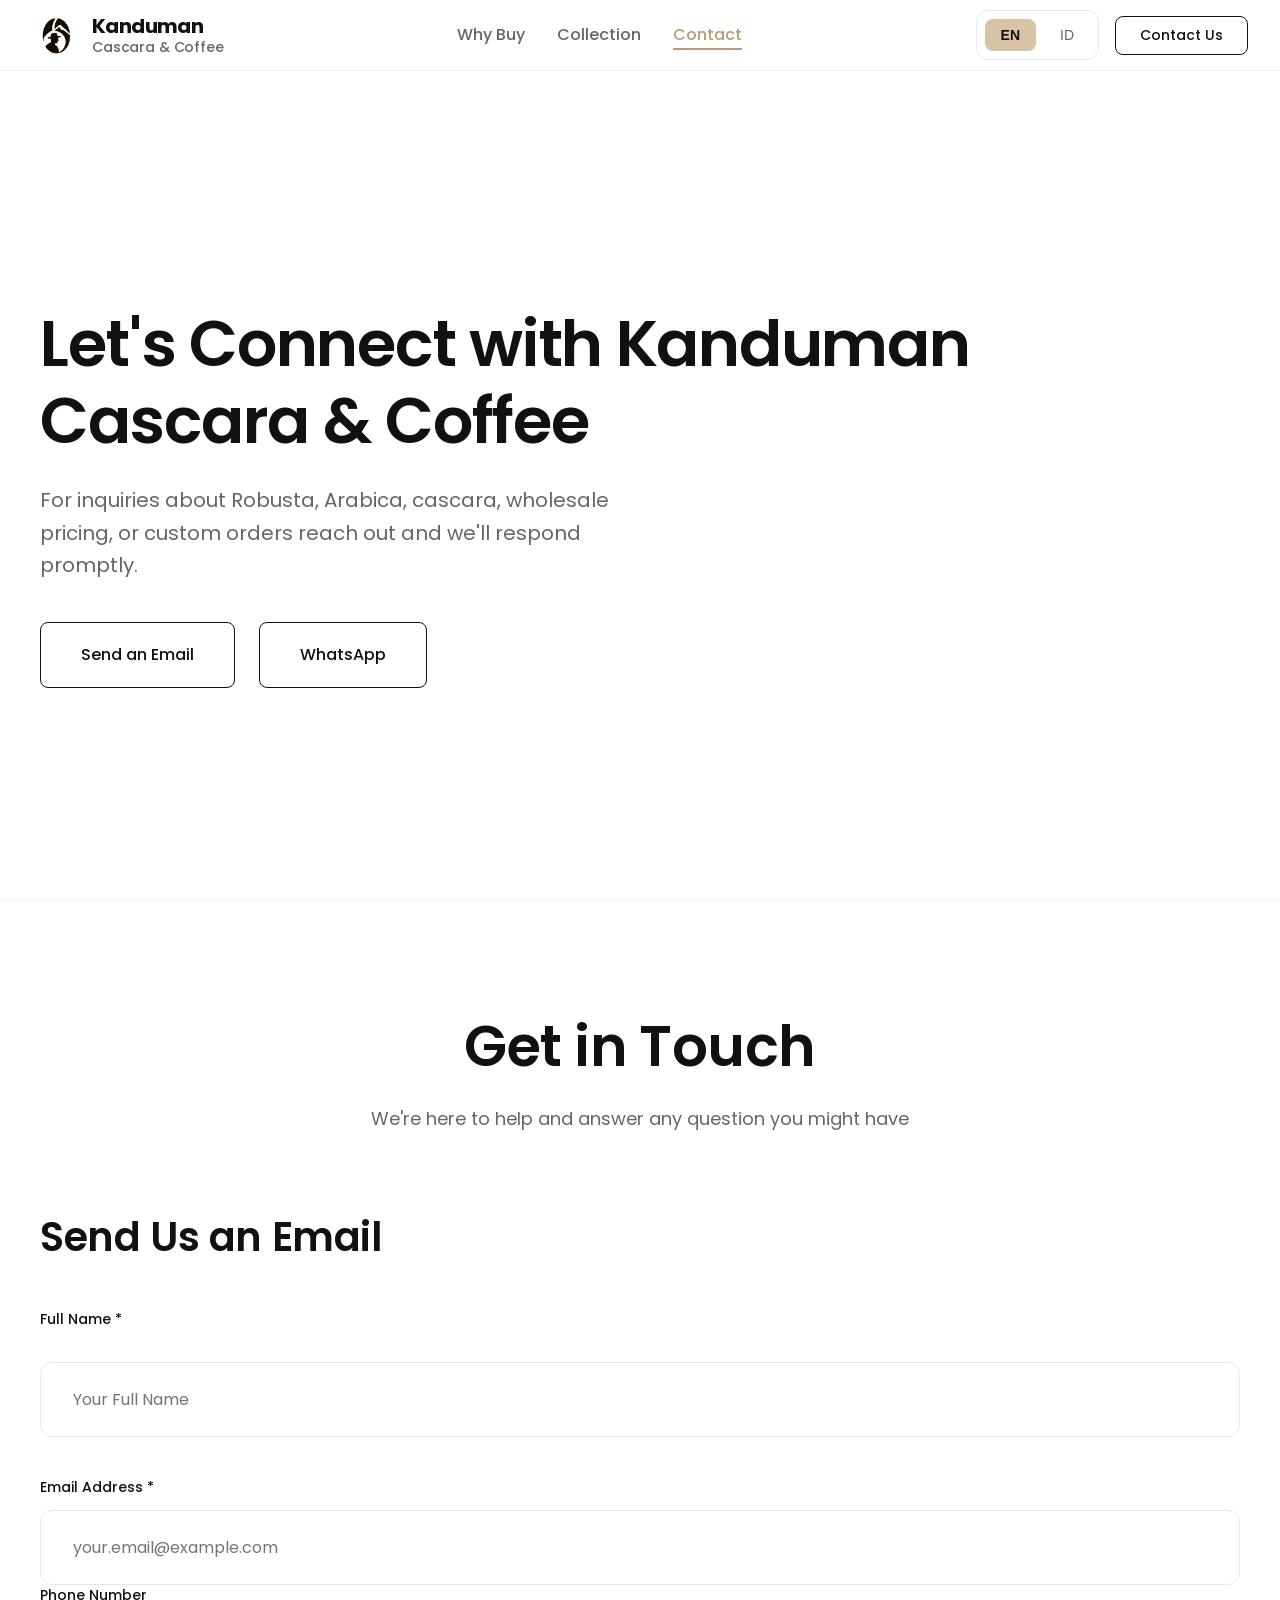
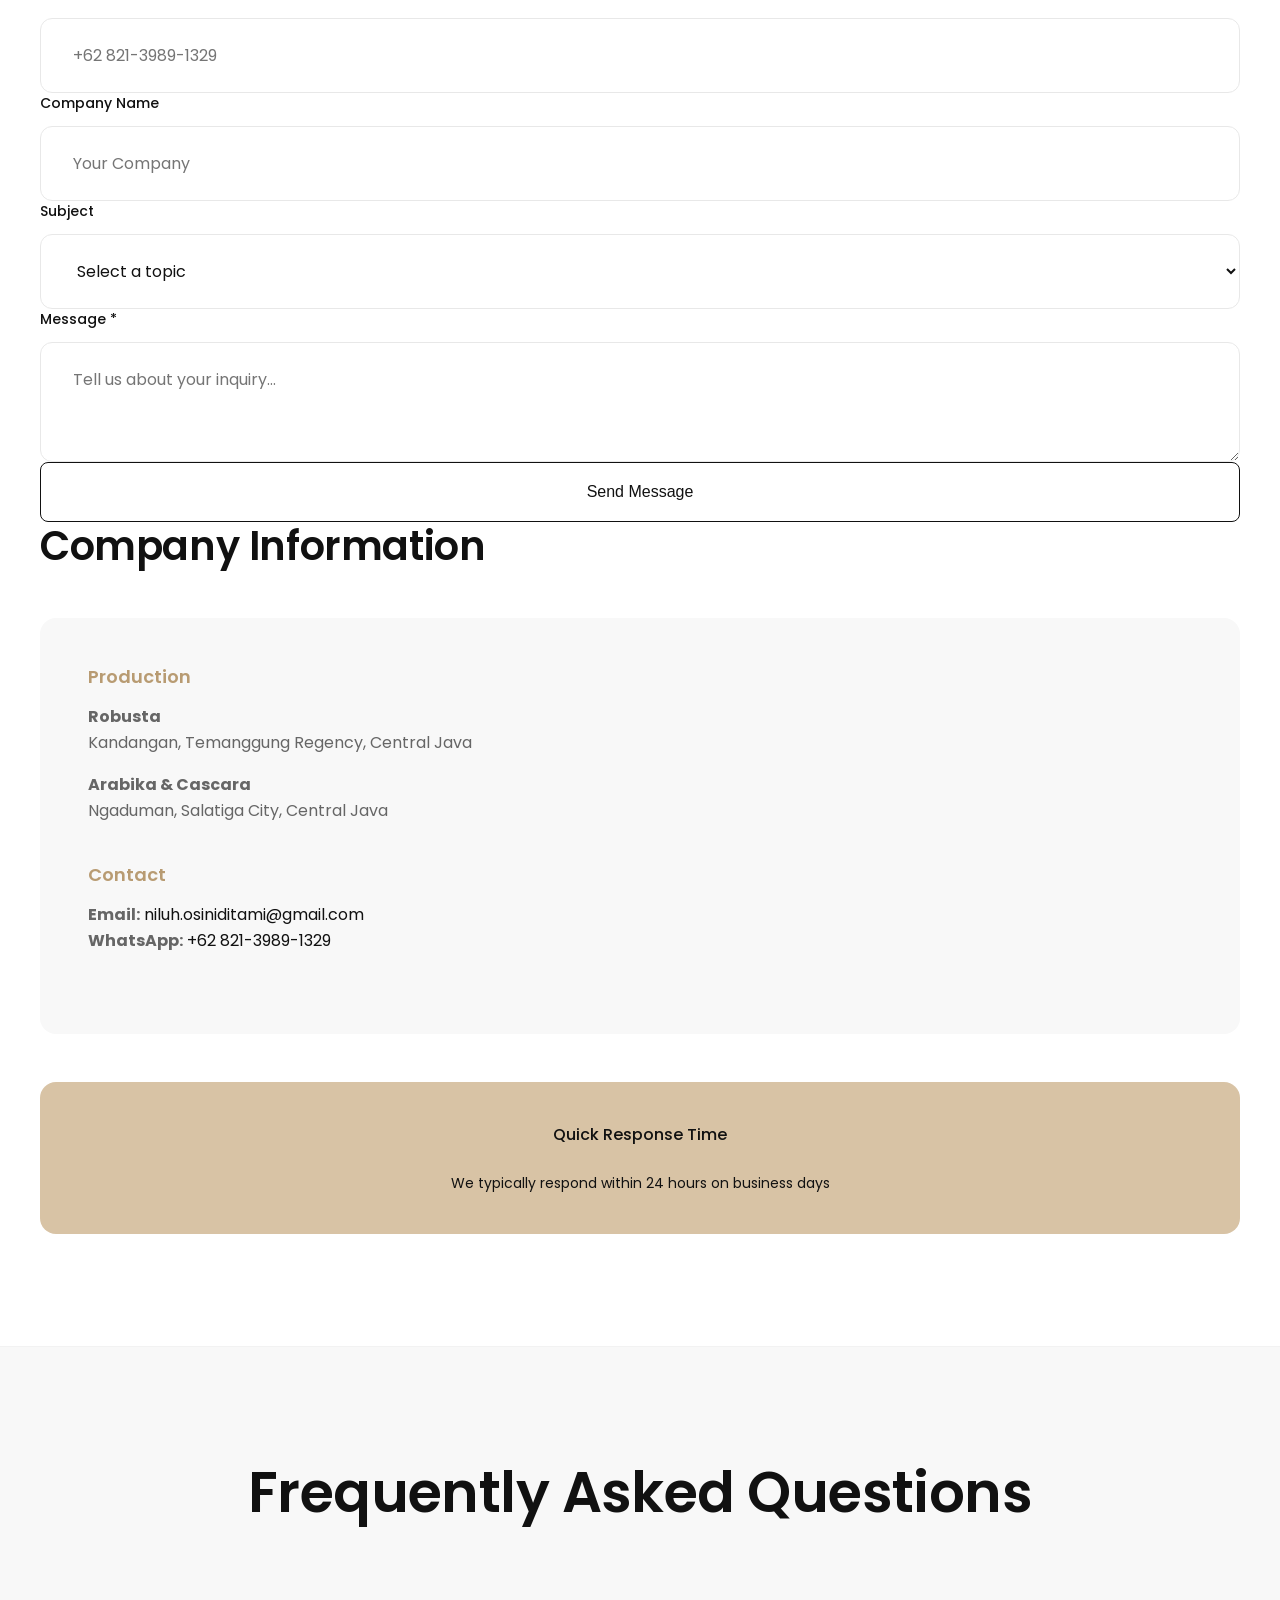
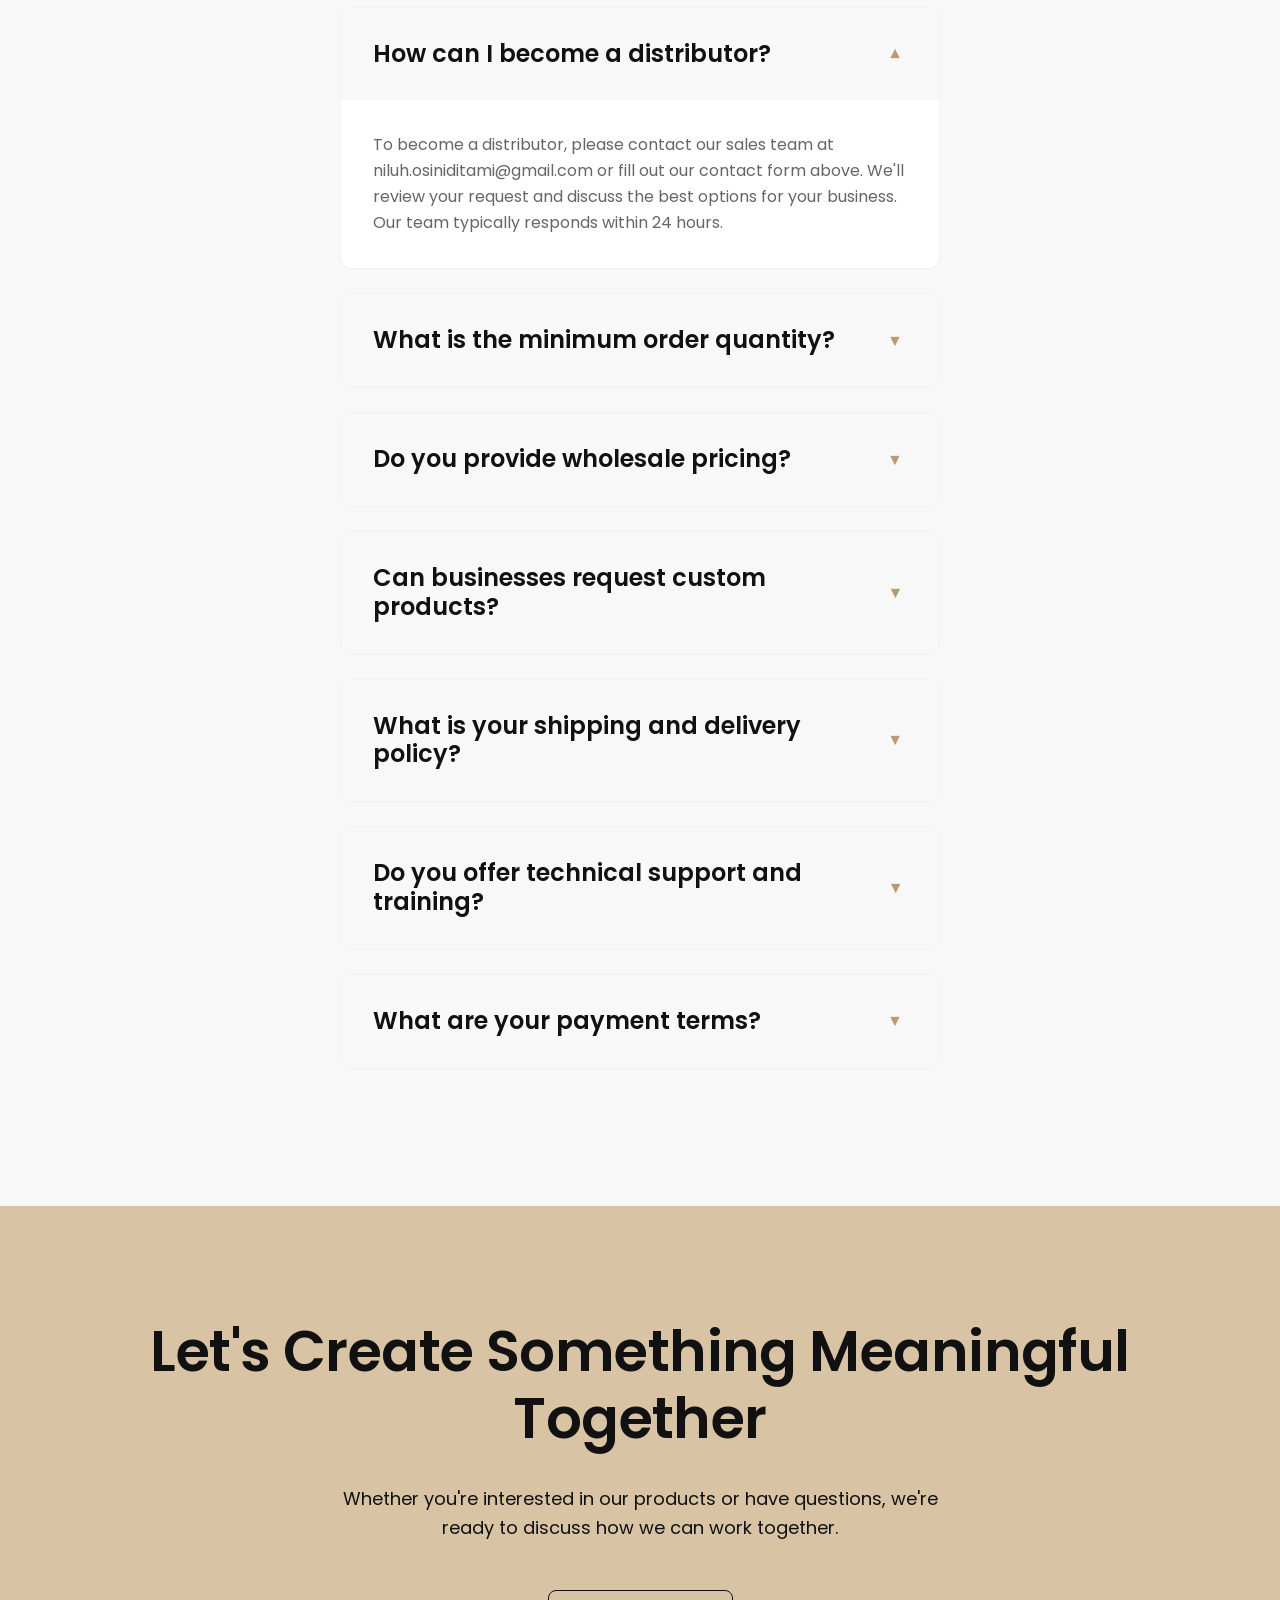
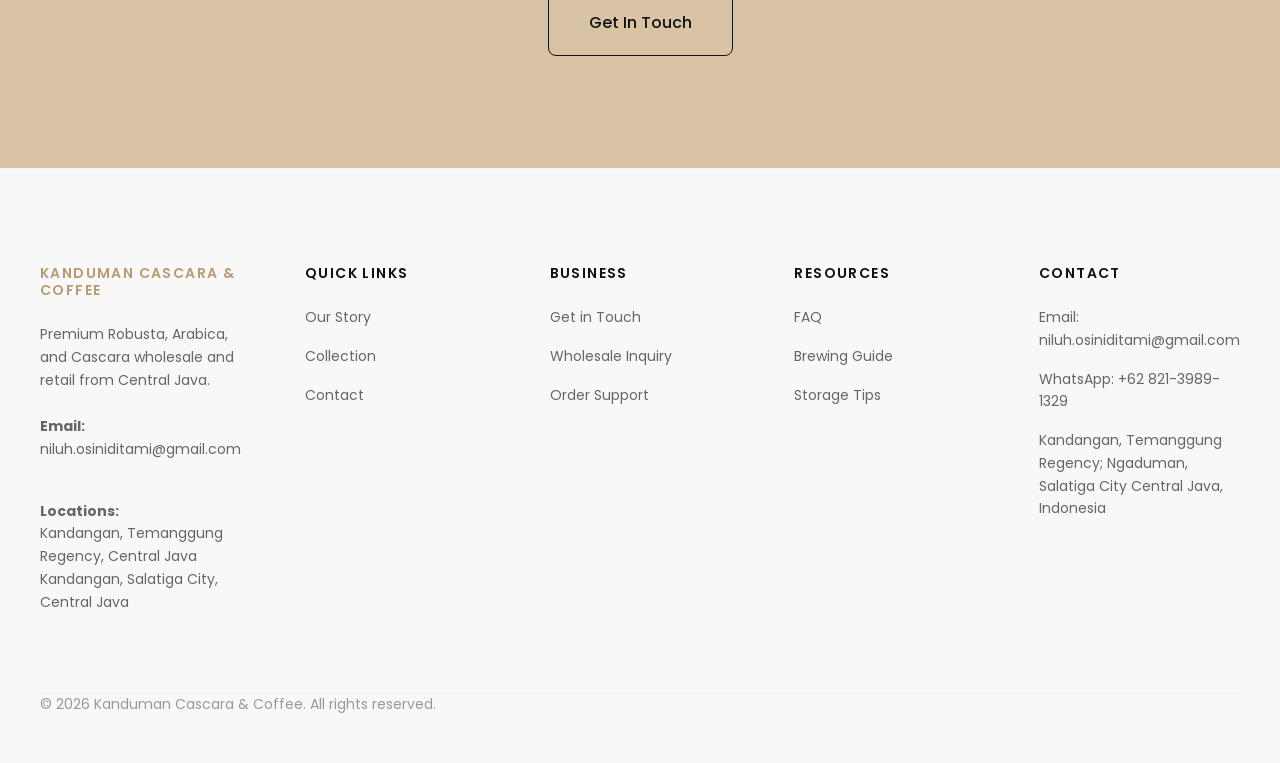
<file: contact.html>
<!DOCTYPE html>
<html lang="en">
<head>
  <meta charset="UTF-8">
  <meta name="viewport" content="width=device-width, initial-scale=1.0">
  <meta name="description" content="Contact Kanduman Cascara & Coffee for wholesale and retail orders of Robusta, Arabica, and Cascara. Email: niluh.osiniditami@gmail.com">
  <meta name="contact" content="niluh.osiniditami@gmail.com">
  <link rel="stylesheet" href="assets/css/styles.css">
</head>
<body>
  <!-- NAVIGATION -->
  <nav>
    <div class="nav-container container">
      <div class="nav-logo">
        <img src="assets/images/Untitled design (2)-Photoroom.png" alt="Kanduman Cascara & Coffee logo" class="nav-logo-icon">
        <div class="brand-text">
          <span class="brand-title">Kanduman</span>
          <span class="brand-subtitle">Cascara & Coffee</span>
        </div>
      </div>
      
      <div class="nav-overlay"></div>
      
      <ul class="nav-menu">
        <li><a href="index.html#why-buy" data-i18n="nav-why-buy">Why Buy</a></li>
        <li><a href="collection.html" data-i18n="nav-collection">Collection</a></li>
        <li><a href="contact.html" class="active" data-i18n="nav-contact">Contact</a></li>
      </ul>
      
      <div class="nav-actions">
        <div class="lang-toggle">
          <button class="lang-btn active" data-lang="en">EN</button>
          <button class="lang-btn" data-lang="id">ID</button>
        </div>
        <div class="nav-cta">
          <a href="mailto:niluh.osiniditami@gmail.com" class="btn btn-accent" data-i18n="nav-cta">Hubungi Kami</a>
        </div>
      </div>

      <button class="mobile-menu-toggle" aria-label="Toggle mobile menu">
        <span></span>
        <span></span>
        <span></span>
      </button>
    </div>
  </nav>

  <!-- HERO SECTION -->
  <section class="hero">
    <div class="container">
      <div class="hero-grid">
        <div class="hero-content">
          <h1 data-i18n="contact-title">Let's Connect with Kanduman Cascara & Coffee</h1>
          <p class="subtitle" data-i18n="contact-subtitle">
            For inquiries about Robusta, Arabica, cascara, wholesale pricing, or custom orders — reach out and we'll respond promptly.
          </p>
          <div class="hero-cta hero-cta-collection-contact">
            <a href="#contact-section" class="btn btn-primary" data-i18n="contact-message">Send an Email</a>
            <a href="https://wa.me/6282139891329?text=Halo%20Kanduman%20Cascara%20%26%20Coffee%2C%20saya%20ingin%20bertanya%20tentang%20pemesanan%2C%20konsultasi%20produk%2C%20dan%20kerja%20sama%20bisnis" target="_blank" rel="noopener noreferrer" class="btn btn-whatsapp" data-i18n="contact-wa">
              WhatsApp
            </a>
          </div>
        </div>
      </div>
    </div>
  </section>

  <!-- CONTACT SECTION -->
  <section id="contact-section">
    <div class="container">
      <div class="section-title">
        <h2 data-i18n="contact-form-title">Get in Touch</h2>
        <p data-i18n="contact-form-desc">We're here to help and answer any question you might have</p>
      </div>
      
      <div class="grid-2">
        <!-- CONTACT FORM -->
        <div data-reveal>
          <h3 style="margin-bottom: var(--sp-24); color: var(--color-text-primary);" data-i18n="contact-section-form-heading">Send Us an Email</h3>
          
          <form id="contact-form" action="https://formspree.io/f/mkgobnvk" method="POST">
            <div class="form-group">
                  <label class="form-label" for="name" data-i18n="contact-form-name">Full Name *</label>
                <input class="form-input" type="text" id="name" name="name" placeholder="Your Full Name" required>
              </div>
              
              <div class="form-field">
                  <label class="form-label" for="email" data-i18n="contact-form-email">Email Address *</label>
                <input class="form-input" type="email" id="email" name="_replyto" placeholder="your.email@example.com" required>
              </div>
              
              <div class="form-field">
                  <label class="form-label" for="phone" data-i18n="contact-form-phone">Phone Number</label>
                <input class="form-input" type="tel" id="phone" name="phone" placeholder="+62 821-3989-1329">
              </div>
              
              <div class="form-field">
                  <label class="form-label" for="company" data-i18n="contact-form-company">Company Name</label>
                <input class="form-input" type="text" id="company" name="company" placeholder="Your Company">
              </div>
              
              <div class="form-field">
                  <label class="form-label" for="subject" data-i18n="contact-form-subject">Subject</label>
                <select class="form-select" id="subject" name="subject">
                  <option value="" data-i18n="contact-form-subject-placeholder">Select a topic</option>
                  <option value="wholesale" data-i18n="contact-form-subject-wholesale">Wholesale Inquiry</option>
                  <option value="business" data-i18n="contact-form-subject-business">Business Inquiry</option>
                  <option value="support" data-i18n="contact-form-subject-support">Customer Support</option>
                  <option value="custom" data-i18n="contact-form-subject-custom">Custom Orders</option>
                  <option value="other" data-i18n="contact-form-subject-other">Other</option>
                </select>
              </div>
              
              <div class="form-field">
                  <label class="form-label" for="message" data-i18n="contact-form-message">Message *</label>
                <textarea class="form-textarea" id="message" name="message" placeholder="Tell us about your inquiry..." required></textarea>
              </div>

              <!-- Spam Protection -->
              <input type="text" name="_gotcha" style="display:none">
            
              <button type="submit" class="btn btn-primary form-submit" data-i18n="contact-form-submit">Send Message</button>
          </form>
        </div>
        
        <!-- COMPANY INFORMATION -->
        <div data-reveal>
          <h3 style="margin-bottom: var(--sp-24); color: var(--color-text-primary);" data-i18n="contact-info-title">Company Information</h3>
          
          <div style="background-color: var(--color-bg-secondary); padding: var(--sp-24); border-radius: var(--br-xl); margin-bottom: var(--sp-24);">
            <div style="margin-bottom: var(--sp-20);">
              <h4 style="font-size: var(--fs-lg); color: var(--color-accent-secondary); margin-bottom: var(--sp-8);" data-i18n="contact-info-production">Production & Operations</h4>
              <p style="color: var(--color-text-secondary); line-height: var(--lh-relaxed); margin-bottom: var(--sp-8);">
                <strong data-i18n="contact-info-production-detail">Robusta</strong><br>
                <span data-i18n="contact-info-location-temanggung">Kandangan, Temanggung</span>
              </p>
              <p style="color: var(--color-text-secondary); line-height: var(--lh-relaxed);">
                <strong data-i18n="contact-info-distribution">Arabika</strong><br>
                <span data-i18n="contact-info-location-salatiga">Kandangan, Salatiga</span>
              </p>
            </div>

            <div style="margin-bottom: var(--sp-16);">
              <h4 style="font-size: var(--fs-lg); color: var(--color-accent-secondary); margin-bottom: var(--sp-8);" data-i18n="contact-info-contact-heading">Contact</h4>
              <p style="color: var(--color-text-secondary);">
                <strong data-i18n="contact-info-email">Email:</strong> <a href="mailto:niluh.osiniditami@gmail.com">niluh.osiniditami@gmail.com</a><br>
                <strong data-i18n="contact-info-phone">WhatsApp:</strong> <a href="https://wa.me/6282139891329" target="_blank" rel="noopener noreferrer">+62 821-3989-1329</a>
              </p>
            </div>
          </div>
          
          <div style="background-color: var(--color-accent-primary); padding: var(--sp-20); border-radius: var(--br-xl); text-align: center;">
            <p style="color: var(--color-text-primary); font-weight: 500; margin-bottom: var(--sp-12);" data-i18n="contact-info-response">Quick Response Time</p>
            <p style="color: var(--color-text-primary); font-size: var(--fs-sm);" data-i18n="contact-info-response-text">We typically respond within 24 hours on business days</p>
          </div>
        </div>
      </div>
    </div>
  </section>

  <!-- FAQ SECTION -->
  <section style="background-color: var(--color-bg-secondary);">
    <div class="container">
      <div class="section-title">
        <h2 data-i18n="section-faq">Frequently Asked Questions</h2>
      </div>
      
      <div class="max-width-lg">
        <div class="accordion-item open">
          <div class="accordion-header">
            <h4 style="margin: 0;" data-i18n="faq-1-q">How can I become a distributor?</h4>
            <div class="accordion-icon">▼</div>
          </div>
          <div class="accordion-content">
            <div class="accordion-body">
                <p data-i18n="faq-1-a">To become a distributor, please contact our sales team at niluh.osiniditami@gmail.com or fill out our contact form above. We'll review your request and discuss the best options for your business. Our team typically responds within 24 hours.</p>
            </div>
          </div>
        </div>
        
        <div class="accordion-item">
          <div class="accordion-header">
            <h4 style="margin: 0;" data-i18n="faq-2-q">What is the minimum order quantity?</h4>
            <div class="accordion-icon">▼</div>
          </div>
          <div class="accordion-content">
            <div class="accordion-body" data-i18n="faq-2-a">
              Minimum order quantities vary depending on the order type and product selection. For wholesale and distributor orders, we typically have a MOQ of 50kg. For retail orders, the minimum is usually 5kg per order. Custom quantities can be negotiated based on specific requirements. Contact our sales team for details.
            </div>
          </div>
        </div>
        
        <div class="accordion-item">
          <div class="accordion-header">
            <h4 style="margin: 0;" data-i18n="faq-3-q">Do you provide wholesale pricing?</h4>
            <div class="accordion-icon">▼</div>
          </div>
          <div class="accordion-content">
            <div class="accordion-body" data-i18n="faq-3-a">
              Yes, we offer competitive wholesale pricing for qualified distributors and bulk buyers. Our pricing structure is tiered based on order volume and order frequency. For specific wholesale inquiries, please contact our sales team at niluh.osiniditami@gmail.com or via WhatsApp at <a href="https://wa.me/6282139891329" target="_blank" rel="noopener noreferrer">+62 821-3989-1329</a>.
            </div>
          </div>
        </div>
        
        <div class="accordion-item">
          <div class="accordion-header">
            <h4 style="margin: 0;" data-i18n="faq-4-q">Can businesses request custom products?</h4>
            <div class="accordion-icon">▼</div>
          </div>
          <div class="accordion-content">
            <div class="accordion-body" data-i18n="faq-4-a">
              Absolutely! We offer custom blending services for corporate clients and hospitality partners. Whether you need a unique flavor profile, custom packaging, or branded products, our team can work with you to create the perfect solution. Minimum quantities apply. Reach out to discuss your specific needs.
            </div>
          </div>
        </div>
        
        <div class="accordion-item">
          <div class="accordion-header">
            <h4 style="margin: 0;" data-i18n="faq-5-q">What is your shipping and delivery policy?</h4>
            <div class="accordion-icon">▼</div>
          </div>
          <div class="accordion-content">
            <div class="accordion-body" data-i18n="faq-5-a">
              We offer both domestic and international shipping with various delivery options. Standard delivery typically takes 3-5 business days, while express options are available for urgent orders. All shipments are tracked and insured. Shipping costs are calculated based on order size and destination. Contact us for detailed shipping information.
            </div>
          </div>
        </div>
        
        <div class="accordion-item">
          <div class="accordion-header">
            <h4 style="margin: 0;" data-i18n="faq-6-q">Do you offer technical support and training?</h4>
            <div class="accordion-icon">▼</div>
          </div>
          <div class="accordion-content">
            <div class="accordion-body" data-i18n="faq-6-a">
              Yes, we provide comprehensive support to all our partners. This includes product training, storage recommendations, brewing guides, and marketing materials. For distributor and retail partners, we offer on-site training and regular support calls. Our customer support team is available during business hours to assist with any questions.
            </div>
          </div>
        </div>
        
        <div class="accordion-item">
          <div class="accordion-header">
            <h4 style="margin: 0;" data-i18n="faq-7-q">What are your payment terms?</h4>
            <div class="accordion-icon">▼</div>
          </div>
          <div class="accordion-content">
            <div class="accordion-body" data-i18n="faq-7-a">
              Payment terms vary based on the order type and order history. Standard options include payment upon order, bank transfer, or credit terms for repeat customers. For specific payment arrangements, please discuss directly with our sales team or contact niluh.osiniditami@gmail.com.
            </div>
          </div>
        </div>
      </div>
    </div>
  </section>

  <!-- FINAL CALL TO ACTION SECTION -->
  <section style="background-color: var(--color-accent-primary);">
    <div class="container">
      <div class="text-center">
        <h2 style="color: var(--color-text-primary); margin-bottom: var(--sp-16);" data-i18n="cta-meaningful">Let's Create Something Meaningful Together</h2>
        <p style="font-size: var(--fs-lg); color: var(--color-text-primary); margin-bottom: var(--sp-24); max-width: 600px; margin-left: auto; margin-right: auto;" data-i18n="cta-meaningful-desc">
          Whether you're interested in our products or have questions, we're ready to discuss how we can work together.
        </p>
        <a href="#contact-section" class="btn btn-secondary" data-i18n="cta-touch">Get In Touch</a>
      </div>
    </div>
  </section>

  <!-- FOOTER -->
  <footer>
    <div class="container">
      <div class="footer-content">
        <div class="footer-section">
          <h3 style="color: var(--color-accent-secondary);">Kanduman Cascara & Coffee</h3>
          <p data-i18n="footer-about-text">Premium Robusta, Arabica, dan Cascara — wholesale dan retail dari Jawa Tengah.</p>
          <p style="margin-top: var(--sp-12);">
            <strong>Email:</strong> <a href="mailto:niluh.osiniditami@gmail.com">niluh.osiniditami@gmail.com</a><br>
            <strong data-i18n="footer-locations">Locations:</strong><br>
            <span data-i18n="footer-location-production">Kandangan, Kabupaten Temanggung, Jawa Tengah (Production Center)</span><br>
            <span data-i18n="footer-location-distribution">Kandangan, Kota Salatiga, Jawa Tengah (Distribution & Development)</span>
          </p>
        </div>
        
        <div class="footer-section">
          <h3 data-i18n="footer-quick-links">Quick Links</h3>
          <a href="index.html" data-i18n="footer-link-story">Our Story</a>
          <a href="collection.html" data-i18n="footer-link-collection">Collection</a>
          <a href="contact.html" data-i18n="footer-link-contact">Contact</a>
        </div>
        
        <div class="footer-section">
          <h3 data-i18n="footer-business">Business</h3>
          <a href="#contact-section" data-i18n="footer-business-touch">Get in Touch</a>
          <a href="#contact-section" data-i18n="footer-business-wholesale">Wholesale Inquiry</a>
          <a href="#contact-section" data-i18n="footer-business-support">Order Support</a>
        </div>
        
        <div class="footer-section">
          <h3 data-i18n="footer-resources">Resources</h3>
          <a href="#faq" data-i18n="footer-link-faq">FAQ</a>
          <a href="#" data-i18n="footer-link-brewing-guide">Brewing Guide</a>
          <a href="#" data-i18n="footer-link-storage-tips">Storage Tips</a>
        </div>
        
        <div class="footer-section">
          <h3 data-i18n="footer-contact">Contact</h3>
          <p data-i18n="footer-contact-email">Email: niluh.osiniditami@gmail.com</p>
          <p data-i18n="footer-contact-phone">WhatsApp: <a href="https://wa.me/6282139891329" class="footer-link">+62 821-3989-1329</a></p>
          <p data-i18n="footer-contact-address">Kandangan, Kabupaten Temanggung; Kandangan, Kota Salatiga — Jawa Tengah, Indonesia</p>
        </div>
      </div>
      
      <div class="footer-divider"></div>
      
      <div class="footer-bottom">
        <div class="footer-copyright" data-i18n="footer-copyright">
          &copy; 2026 Kanduman Cascara & Coffee. All rights reserved.
        </div>
      </div>
    </div>
  </footer>

  <script src="assets/js/main.js"></script>
</body>
</html>
</file>
<file: assets/css/styles.css>
/* ============================================================
  KANDUMAN CASCARA & COFFEE - PREMIUM COFFEE COMPANY WEBSITE
  Modern, Minimalist, Premium Design System
  ============================================================ */

/* Import Poppins Font */
@import url('https://fonts.googleapis.com/css2?family=Poppins:wght@300;400;500;600;700&display=swap');

/* ============================================================
   ROOT & DESIGN TOKENS
   ============================================================ */

:root {
  /* Color Palette */
  --color-white: #FFFFFF;
  --color-bg-primary: #FFFFFF;
  --color-bg-secondary: #F8F8F8;
  --color-text-primary: #111111;
  --color-text-secondary: #666666;
  --color-text-light: #999999;
  --color-accent-primary: #D8C3A5;
  --color-accent-secondary: #B89B72;
  --color-border: #E8E8E8;
  --color-border-light: #F2F2F2;

  /* Typography Scale */
  --fs-xs: 12px;
  --fs-sm: 14px;
  --fs-base: 16px;
  --fs-lg: 18px;
  --fs-xl: 20px;
  --fs-2xl: 24px;
  --fs-3xl: 32px;
  --fs-4xl: 40px;
  --fs-5xl: 48px;
  --fs-6xl: 56px;
  --fs-7xl: 64px;

  /* Spacing Scale */
  --sp-2: 4px;
  --sp-4: 8px;
  --sp-6: 12px;
  --sp-8: 16px;
  --sp-10: 20px;
  --sp-12: 24px;
  --sp-16: 32px;
  --sp-20: 40px;
  --sp-24: 48px;
  --sp-32: 64px;
  --sp-40: 80px;
  --sp-48: 96px;
  --sp-56: 112px;
  --sp-64: 128px;

  /* Border Radius */
  --br-xs: 4px;
  --br-sm: 6px;
  --br-md: 8px;
  --br-lg: 12px;
  --br-xl: 16px;
  --br-2xl: 20px;

  /* Shadows */
  --shadow-xs: 0 1px 2px rgba(0, 0, 0, 0.05);
  --shadow-sm: 0 1px 3px rgba(0, 0, 0, 0.08);
  --shadow-md: 0 4px 6px rgba(0, 0, 0, 0.08);
  --shadow-lg: 0 8px 16px rgba(0, 0, 0, 0.1);
  --shadow-xl: 0 12px 24px rgba(0, 0, 0, 0.12);

  /* Transitions */
  --transition-fast: 150ms ease-out;
  --transition-base: 250ms ease-out;
  --transition-slow: 350ms ease-out;

  /* Line Heights */
  --lh-tight: 1.2;
  --lh-snug: 1.375;
  --lh-normal: 1.5;
  --lh-relaxed: 1.625;
  --lh-loose: 1.875;

  /* Layout */
  --nav-height: 70px;
}

/* ============================================================
   RESET & BASELINE
   ============================================================ */

* {
  margin: 0;
  padding: 0;
  box-sizing: border-box;
}

html {
  scroll-behavior: smooth;
  -webkit-font-smoothing: antialiased;
  -moz-osx-font-smoothing: grayscale;
}

body {
  font-family: 'Poppins', -apple-system, BlinkMacSystemFont, 'Segoe UI', 'Helvetica Neue', sans-serif;
  font-size: var(--fs-base);
  line-height: var(--lh-normal);
  color: var(--color-text-primary);
  background-color: var(--color-bg-primary);
  overflow-x: hidden;
}

/* Prevent body scroll when mobile menu is open */
body.menu-open {
  overflow: hidden;
  position: fixed;
  width: 100%;
  height: 100%;
  top: 0;
  left: 0;
}

/* ============================================================
   TYPOGRAPHY
   ============================================================ */

h1, h2, h3, h4, h5, h6 {
  font-weight: 600;
  line-height: var(--lh-tight);
  margin: 0;
  font-family: 'Poppins', sans-serif;
}

h1 {
  font-size: var(--fs-7xl);
  letter-spacing: -0.02em;
}

h2 {
  font-size: var(--fs-6xl);
  letter-spacing: -0.01em;
}

h3 {
  font-size: var(--fs-4xl);
  letter-spacing: -0.01em;
}

h4 {
  font-size: var(--fs-2xl);
}

h5 {
  font-size: var(--fs-xl);
}

h6 {
  font-size: var(--fs-lg);
}

p {
  margin: 0;
  line-height: var(--lh-relaxed);
  color: var(--color-text-secondary);
}

a {
  color: var(--color-text-primary);
  text-decoration: none;
  transition: color var(--transition-fast);
}

a:hover {
  color: var(--color-accent-secondary);
}

/* ============================================================
   CONTAINER & GRID SYSTEM
   ============================================================ */

.container {
  width: 100%;
  margin: 0 auto;
  padding: 0 var(--sp-8);
  max-width: 1400px;
}

@media (min-width: 768px) {
  .container {
    padding: 0 var(--sp-16);
  }
}

@media (min-width: 1024px) {
  .container {
    padding: 0 var(--sp-20);
  }
}

.grid {
  display: grid;
  gap: var(--sp-16);
}

.grid-2 {
  grid-template-columns: 1fr;
}

@media (min-width: 768px) {
  .grid-2 {
    grid-template-columns: repeat(2, 1fr);
  }
}

.grid-3 {
  grid-template-columns: 1fr;
}

@media (min-width: 768px) {
  .grid-3 {
    grid-template-columns: repeat(2, 1fr);
  }
}

@media (min-width: 1024px) {
  .grid-3 {
    grid-template-columns: repeat(3, 1fr);
  }
}

.grid-4 {
  grid-template-columns: 1fr;
  gap: var(--sp-12);
}

@media (min-width: 640px) {
  .grid-4 {
    grid-template-columns: repeat(2, 1fr);
  }
}

@media (min-width: 1024px) {
  .grid-4 {
    grid-template-columns: repeat(4, 1fr);
  }
}

/* ============================================================
   BUTTONS & LINKS
   ============================================================ */

.btn {
  display: inline-flex;
  padding: var(--sp-10) var(--sp-20);
  font-size: var(--fs-base);
  font-weight: 500;
  border: 1px solid var(--color-text-primary);
  border-radius: var(--br-md);
  background-color: transparent;
  color: var(--color-text-primary);
  cursor: pointer;
  transition: background-color var(--transition-base), color var(--transition-base), border-color var(--transition-base);
  text-align: center;
  align-items: center;
  justify-content: center;
  white-space: nowrap;
  box-shadow: none;
}

.btn-primary,
.btn-secondary,
.btn-accent,
.btn-whatsapp {
  background-color: transparent;
  color: var(--color-text-primary);
  border: 1px solid var(--color-text-primary);
}

.btn-primary:hover,
.btn-secondary:hover,
.btn-accent:hover,
.btn-whatsapp:hover {
  background-color: rgba(17, 17, 17, 0.06);
  border-color: var(--color-text-primary);
  color: var(--color-text-primary);
  transform: none;
  box-shadow: none;
}

.btn-whatsapp svg {
  width: 18px;
  height: 18px;
  margin-right: var(--sp-8);
  fill: currentColor;
}

.btn-link {
  background: none;
  border: none;
  padding: 0;
  color: var(--color-accent-secondary);
  font-weight: 500;
  display: inline-flex;
  align-items: center;
  gap: var(--sp-4);
  min-height: auto;
}

.btn-link:hover {
  color: var(--color-text-primary);
}

/* ============================================================
   NAVIGATION
   ============================================================ */

nav {
  position: fixed;
  top: 0;
  left: 0;
  right: 0;
  z-index: 1000;
  background-color: rgba(255, 255, 255, 0.95);
  backdrop-filter: blur(10px);
  -webkit-backdrop-filter: blur(10px);
  border-bottom: 1px solid var(--color-border-light);
  transition: all var(--transition-fast);
}

nav.scrolled {
  box-shadow: var(--shadow-sm);
  background-color: rgba(255, 255, 255, 0.98);
}

.nav-container {
  display: flex;
  align-items: center;
  justify-content: space-between;
  height: var(--nav-height);
  padding: 0 var(--sp-8);
}

@media (min-width: 768px) {
  .nav-container {
    padding: 0 var(--sp-16);
  }
}

.nav-logo {
  display: flex;
  align-items: center;
  gap: var(--sp-6);
  flex-shrink: 0;
  white-space: normal;
  max-width: calc(100% - 100px);
}

/* Logo image - desktop */
.nav-logo img,
.nav-logo-icon {
  width: 48px;
  height: 48px;
  min-width: 48px;
  object-fit: contain;
  display: block;
  flex-shrink: 0;
}

/* Brand text container - stacked */
.brand-text {
  display: flex;
  flex-direction: column;
  line-height: 1.2;
  min-width: 0;
}

.brand-title {
  font-size: var(--fs-xl);
  font-weight: 700;
  color: var(--color-text-primary);
  letter-spacing: -0.03em;
  font-family: 'Poppins', sans-serif;
  line-height: 1.2;
}

.brand-subtitle {
  font-size: var(--fs-sm);
  font-weight: 500;
  color: var(--color-text-secondary);
  letter-spacing: -0.01em;
  font-family: 'Poppins', sans-serif;
  line-height: 1.3;
  display: block;
}

/* ============================================================
   MOBILE NAVIGATION - Logo sizing
   ============================================================ */

/* Mobile navbar: logo kiri, lang + burger di pojok kanan */
@media (max-width: 767px) {
  .nav-container {
    justify-content: flex-start;
    gap: var(--sp-4);
    --nav-height: 58px;
  }

  .nav-logo {
    flex: 1;
    min-width: 0;
    max-width: none;
    gap: var(--sp-4);
  }

  .nav-actions {
    order: 2;
    flex-shrink: 0;
  }

  .mobile-menu-toggle {
    order: 3;
    flex-shrink: 0;
  }

  .nav-logo img,
  .nav-logo-icon {
    width: 36px;
    height: 36px;
    min-width: 36px;
  }

  .brand-title {
    font-size: var(--fs-sm);
    line-height: 1.15;
  }

  .brand-subtitle {
    font-size: var(--fs-xs);
    line-height: 1.25;
  }

  .mobile-menu-toggle span {
    width: 20px;
  }

  .mobile-menu-toggle.active span:nth-child(1) {
    transform: translateY(6px) rotate(45deg);
  }

  .mobile-menu-toggle.active span:nth-child(3) {
    transform: translateY(-6px) rotate(-45deg);
  }
}

@media (max-width: 374px) {
  .nav-container {
    --nav-height: 54px;
    gap: var(--sp-2);
  }

  .nav-logo {
    gap: var(--sp-2);
  }

  .nav-logo img,
  .nav-logo-icon {
    width: 32px;
    height: 32px;
    min-width: 32px;
  }

  .brand-title {
    font-size: var(--fs-xs);
  }

  .brand-subtitle {
    font-size: 10px;
  }

  .mobile-menu-toggle span {
    width: 18px;
  }
}

/* ============================================================
   MOBILE MENU OVERLAY
   ============================================================ */

.nav-overlay {
  display: none;
  position: fixed;
  top: 0;
  left: 0;
  right: 0;
  bottom: 0;
  background-color: rgba(0, 0, 0, 0.5);
  z-index: 998;
  opacity: 0;
  transition: opacity 0.3s ease-out;
  -webkit-tap-highlight-color: transparent;
  cursor: pointer;
}

.nav-overlay.active {
  display: block;
  opacity: 1;
}

/* ============================================================
   NAV MENU - DESKTOP & MOBILE
   ============================================================ */

.nav-menu {
  list-style: none;
  margin: 0;
  padding: 0;
  display: none;
  gap: var(--sp-16);
  align-items: center;
}

@media (max-width: 1024px) {
  .nav-menu {
    gap: var(--sp-8);
  }
}

.nav-menu li {
  margin: 0;
}

@media (min-width: 768px) {
  .nav-menu {
    display: flex;
    flex: 1 1 auto;
    justify-content: center;
    min-width: 0;
    margin-left: var(--sp-16);
    margin-right: var(--sp-16);
  }
}

/* Mobile menu - slide in from right */
@media (max-width: 767px) {
  .nav-menu {
    position: fixed;
    top: 0;
    right: -100%;
    width: 80%;
    max-width: 320px;
    height: 100vh;
    height: 100dvh;
    background-color: var(--color-white);
    flex-direction: column;
    justify-content: flex-start;
    align-items: stretch;
    padding: 90px var(--sp-16) var(--sp-16);
    gap: 0;
    z-index: 999;
    box-shadow: -4px 0 20px rgba(0, 0, 0, 0.1);
    transition: right 0.3s ease-out;
    display: flex;
    overflow-y: auto;
  }

  .nav-menu.active {
    right: 0;
  }

  .nav-menu li {
    width: 100%;
  }

  .nav-menu a {
    display: block;
    padding: var(--sp-12) var(--sp-8);
    font-size: var(--fs-lg);
    color: var(--color-text-primary);
    font-weight: 500;
    border-bottom: 1px solid var(--color-border-light);
    transition: all var(--transition-fast);
  }

  .nav-menu a:hover,
  .nav-menu a.active {
    color: var(--color-accent-secondary);
    background-color: var(--color-bg-secondary);
    padding-left: var(--sp-12);
  }

  .nav-menu a::after {
    display: none;
  }
}

.nav-menu a {
  font-size: var(--fs-base);
  font-weight: 500;
  color: var(--color-text-secondary);
  transition: all var(--transition-fast);
  position: relative;
}

@media (max-width: 1024px) {
  .nav-menu a {
    font-size: var(--fs-sm);
  }
}

.nav-menu a:hover,
.nav-menu a.active {
  color: var(--color-accent-secondary);
}

.nav-menu a::after {
  content: '';
  position: absolute;
  bottom: -4px;
  left: 0;
  width: 0;
  height: 2px;
  background-color: var(--color-accent-secondary);
  transition: width var(--transition-fast);
}

.nav-menu a:hover::after,
.nav-menu a.active::after {
  width: 100%;
}

/* ============================================================
   NAV ACTIONS (lang toggle + CTA)
   ============================================================ */

.nav-actions {
  display: flex;
  align-items: center;
  gap: var(--sp-8);
  flex-shrink: 0;
}

.nav-cta {
  display: none;
  gap: var(--sp-8);
  align-items: center;
  justify-content: center;
  flex-shrink: 0;
}

@media (min-width: 768px) {
  .nav-cta {
    display: flex;
  }

  .nav-cta .btn {
    padding: var(--sp-4) var(--sp-12);
    font-size: var(--fs-sm);
  }
}

/* Mobile CTA - inline inside .nav-cta-mobile (appended by JS) */
@media (max-width: 767px) {
  .nav-cta-mobile {
    display: flex;
    flex-direction: column;
    gap: var(--sp-8);
    padding: var(--sp-16) var(--sp-8);
    margin-top: var(--sp-8);
  }

  .nav-cta-mobile .btn {
    width: 100%;
  }

  .lang-toggle {
    padding: var(--sp-2) var(--sp-4);
  }

  .lang-btn {
    padding: var(--sp-2) var(--sp-6);
    font-size: var(--fs-xs);
  }
}

@media (min-width: 768px) {
  .nav-cta-mobile {
    display: none !important;
  }
}

/* ============================================================
   MOBILE MENU TOGGLE (HAMBURGER)
   ============================================================ */

.mobile-menu-toggle {
  display: flex;
  flex-direction: column;
  gap: 5px;
  background: none;
  border: none;
  cursor: pointer;
  padding: var(--sp-4);
  z-index: 1001;
  position: relative;
  -webkit-tap-highlight-color: transparent;
  touch-action: manipulation;
}

@media (min-width: 768px) {
  .mobile-menu-toggle {
    display: none;
  }
}

.mobile-menu-toggle span {
  display: block;
  width: 24px;
  height: 2px;
  background-color: var(--color-text-primary);
  transition: all 0.3s ease-out;
  border-radius: 1px;
  transform-origin: center;
}

/* Hamburger to X animation */
.mobile-menu-toggle.active span:nth-child(1) {
  transform: translateY(7px) rotate(45deg);
}

.mobile-menu-toggle.active span:nth-child(2) {
  opacity: 0;
  transform: scaleX(0);
}

.mobile-menu-toggle.active span:nth-child(3) {
  transform: translateY(-7px) rotate(-45deg);
}

/* ============================================================
   HERO SECTIONS
   ============================================================ */

.hero {
  min-height: calc(100vh - var(--nav-height));
  margin-top: var(--nav-height);
  display: flex;
  align-items: center;
  padding: var(--sp-40) 0;
  background-color: var(--color-bg-primary);
  position: relative;
  overflow: hidden;
}

.hero.hero-fullwidth {
  height: 100vh;
  padding: 0;
  margin-top: 0;
  background: none;
  align-items: stretch;
}

.hero.hero-fullwidth::before {
  display: none;
}

.hero-bg {
  position: relative;
  width: 100%;
  height: 100%;
  flex: 1;
  background-repeat: no-repeat;
  background-position: center center;
  background-size: cover;
  will-change: background-position;
}

.hero-logo-center {
  width: 280px;
  height: auto;
  max-width: 90%;
  object-fit: contain;
  z-index: 10;
  transition: transform 0.3s ease-out;
}

.hero::before {
  content: '';
  position: absolute;
  top: 0;
  right: -20%;
  width: 600px;
  height: 600px;
  background: radial-gradient(circle, rgba(216, 195, 165, 0.08) 0%, transparent 70%);
  border-radius: 50%;
  z-index: -1;
}

@media (min-width: 768px) {
  .hero::before {
    right: -10%;
    width: 800px;
    height: 800px;
  }
}

.hero-content {
  grid-column: 1;
}

@media (min-width: 768px) {
  .hero-content {
    grid-column: span 2;
  }
}

.hero-grid {
  display: grid;
  grid-template-columns: 1fr;
  gap: var(--sp-24);
  align-items: center;
}

@media (min-width: 768px) {
  .hero-grid {
    grid-template-columns: 1fr 1fr;
  }
}

.hero h1 {
  margin-bottom: var(--sp-12);
  line-height: var(--lh-tight);
}

.hero .subtitle {
  font-size: var(--fs-xl);
  color: var(--color-text-secondary);
  line-height: var(--lh-relaxed);
  margin-bottom: var(--sp-20);
  max-width: 600px;
}

.hero-cta {
  display: flex;
  gap: var(--sp-12);
  flex-wrap: wrap;
  align-items: center;
}

.hero-cta-center {
  justify-content: center;
}

@media (min-width: 768px) and (max-width: 1023px) {
  .hero-cta:not(.hero-cta-center) {
    justify-content: center; /* Center on tablet */
  }
}

@media (min-width: 1024px) {
  .hero-cta:not(.hero-cta-center) {
    justify-content: flex-start; /* Left-align on desktop */
  }
}

.hero-image {
  width: 100%;
  height: auto;
  border-radius: var(--br-2xl);
  object-fit: cover;
  aspect-ratio: 1;
  box-shadow: var(--shadow-lg);
}

/* ============================================================
   SECTIONS & SPACING
   ============================================================ */

section {
  padding: var(--sp-56) 0;
}

@media (max-width: 768px) {
  section {
    padding: var(--sp-40) 0;
  }
}

@media (max-width: 480px) {
  section {
    padding: var(--sp-32) 0;
  }
}

.collection-products-section {
  background-color: var(--color-bg-primary);
  color: var(--color-text-primary);
}

.collection-products-section .section-title h2 {
  color: var(--color-text-primary);
}

.collection-products-section .section-title p {
  color: var(--color-text-secondary);
}

section + section {
  border-top: 1px solid var(--color-border-light);
}

.section-title {
  text-align: center;
  margin-bottom: var(--sp-40);
}

@media (max-width: 480px) {
  .section-title {
    margin-bottom: var(--sp-24);
  }
}

.section-title h2 {
  margin-bottom: var(--sp-12);
}

.section-title p {
  font-size: var(--fs-lg);
  max-width: 600px;
  margin: 0 auto;
}

@media (max-width: 480px) {
  .section-title p {
    font-size: var(--fs-base);
  }
}

/* ============================================================
   CARDS
   ============================================================ */

.card {
  padding: var(--sp-24);
  background-color: var(--color-bg-secondary);
  border: 1px solid var(--color-border-light);
  border-radius: var(--br-xl);
  transition: all var(--transition-base);
}

.card:hover {
  border-color: var(--color-accent-primary);
  box-shadow: var(--shadow-md);
  transform: translateY(-4px);
}

.card-title {
  font-size: var(--fs-2xl);
  margin-bottom: var(--sp-12);
  display: flex;
  gap: var(--sp-12);
  align-items: flex-start;
}

.card-icon {
  width: 40px;
  height: 40px;
  background-color: var(--color-accent-primary);
  border-radius: var(--br-lg);
  display: flex;
  align-items: center;
  justify-content: center;
  font-size: var(--fs-2xl);
  flex-shrink: 0;
}

.card-number {
  font-size: var(--fs-5xl);
  font-weight: 700;
  color: var(--color-accent-secondary);
  margin-bottom: var(--sp-8);
  line-height: 1;
}

.card-label {
  font-size: var(--fs-lg);
  font-weight: 500;
  color: var(--color-text-secondary);
}

.card-description {
  color: var(--color-text-secondary);
  line-height: var(--lh-relaxed);
}

/* ============================================================
   PRODUCT CARDS
   ============================================================ */

.product-card {
  padding: 0;
  background-color: var(--color-bg-secondary);
  border: 1px solid var(--color-border-light);
  border-radius: var(--br-xl);
  overflow: hidden;
  display: flex;
  flex-direction: column;
  height: 100%;
}

.product-card:hover {
  border-color: var(--color-accent-primary);
  box-shadow: var(--shadow-md);
}

.product-image {
  width: 100%;
  height: 280px;
  background-color: var(--color-bg-primary);
  display: flex;
  align-items: center;
  justify-content: center;
  overflow: hidden;
  position: relative;
}

.product-image img {
  width: 100%;
  height: 100%;
  object-fit: cover;
}

.product-placeholder {
  width: 100%;
  height: 100%;
  background: linear-gradient(135deg, var(--color-accent-primary) 0%, var(--color-accent-secondary) 100%);
  display: flex;
  align-items: center;
  justify-content: center;
  font-size: var(--fs-4xl);
  color: white;
}

.product-content {
  padding: var(--sp-20);
  flex-grow: 1;
  display: flex;
  flex-direction: column;
}

.product-name {
  font-size: var(--fs-lg);
  font-weight: 600;
  margin-bottom: var(--sp-4);
}

.product-description {
  font-size: var(--fs-sm);
  color: var(--color-text-light);
  margin-bottom: var(--sp-12);
  line-height: var(--lh-normal);
}

.product-specs {
  display: grid;
  gap: var(--sp-8);
  margin-bottom: var(--sp-16);
  font-size: var(--fs-sm);
}

.product-spec {
  display: flex;
  justify-content: space-between;
  align-items: center;
}

.product-spec-label {
  color: var(--color-text-light);
  font-weight: 500;
}

.product-spec-value {
  color: var(--color-text-primary);
  font-weight: 500;
}

.product-footer {
  display: flex;
  justify-content: space-between;
  align-items: center;
  margin-top: auto;
  padding-top: var(--sp-12);
  border-top: 1px solid var(--color-border-light);
}

.product-price {
  font-size: var(--fs-xl);
  font-weight: 700;
  color: var(--color-accent-secondary);
}

/* ============================================================
   STATS SECTION
   ============================================================ */

.stats-grid {
  display: grid;
  grid-template-columns: 1fr;
  gap: var(--sp-32);
}

@media (min-width: 640px) {
  .stats-grid {
    grid-template-columns: repeat(2, 1fr);
  }
}

@media (min-width: 1024px) {
  .stats-grid {
    grid-template-columns: repeat(4, 1fr);
  }
}

/* ============================================================
   COMPARISON TABLE
   ============================================================ */

.comparison-table {
  width: 100%;
  border-collapse: collapse;
  background-color: var(--color-bg-secondary);
  border-radius: var(--br-xl);
  overflow: hidden;
  box-shadow: var(--shadow-sm);
}

.comparison-table thead {
  background-color: var(--color-bg-primary);
  border-bottom: 2px solid var(--color-border);
}

.comparison-table th {
  padding: var(--sp-16);
  text-align: left;
  font-weight: 600;
  color: var(--color-text-primary);
  font-size: var(--fs-sm);
}

.comparison-table td {
  padding: var(--sp-16);
  border-bottom: 1px solid var(--color-border-light);
  color: var(--color-text-secondary);
  font-size: var(--fs-sm);
}

.comparison-table tbody tr:last-child td {
  border-bottom: none;
}

.comparison-table tbody tr:hover {
  background-color: var(--color-bg-primary);
}

/* ============================================================
   FORM ELEMENTS
   ============================================================ */

.form-group {
  display: grid;
  gap: var(--sp-16);
  margin-bottom: var(--sp-20);
}

.form-field {
  display: flex;
  flex-direction: column;
  gap: var(--sp-6);
}

.form-label {
  font-weight: 500;
  color: var(--color-text-primary);
  font-size: var(--fs-sm);
}

.form-input,
.form-textarea,
.form-select {
  padding: var(--sp-12) var(--sp-16);
  border: 1px solid var(--color-border);
  border-radius: var(--br-lg);
  font-size: var(--fs-base);
  font-family: inherit;
  transition: all var(--transition-fast);
  background-color: var(--color-bg-primary);
  color: var(--color-text-primary);
}

.form-input:focus,
.form-textarea:focus,
.form-select:focus {
  outline: none;
  border-color: var(--color-accent-secondary);
  box-shadow: 0 0 0 3px rgba(184, 155, 114, 0.1);
}

.form-textarea {
  resize: vertical;
  min-height: 120px;
}

.form-submit {
  width: 100%;
}

/* ============================================================
   ACCORDION
   ============================================================ */

.accordion-item {
  border: 1px solid var(--color-border-light);
  border-radius: var(--br-lg);
  margin-bottom: var(--sp-12);
  overflow: hidden;
  transition: all var(--transition-base);
}

.accordion-item:hover {
  border-color: var(--color-accent-primary);
}

.accordion-header {
  background-color: var(--color-bg-secondary);
  padding: var(--sp-16);
  cursor: pointer;
  display: flex;
  justify-content: space-between;
  align-items: center;
  transition: all var(--transition-fast);
  font-weight: 500;
  user-select: none;
}

.accordion-header:hover {
  background-color: var(--color-bg-primary);
}

.accordion-icon {
  width: 24px;
  height: 24px;
  display: flex;
  align-items: center;
  justify-content: center;
  transition: transform var(--transition-base);
  color: var(--color-accent-secondary);
}

.accordion-item.open .accordion-icon {
  transform: rotate(180deg);
}

.accordion-content {
  max-height: 0;
  overflow: hidden;
  transition: max-height var(--transition-base);
  background-color: var(--color-bg-primary);
}

.accordion-item.open .accordion-content {
  max-height: 500px;
}

.accordion-body {
  padding: var(--sp-16);
  color: var(--color-text-secondary);
  line-height: var(--lh-relaxed);
}

/* ============================================================
   PREMIUM PRODUCT CARDS
   ============================================================ */

.grid-1 {
  display: grid;
  grid-template-columns: 1fr;
  gap: var(--sp-40);
}

.product-grid {
  display: grid;
  grid-template-columns: 1fr;
  gap: var(--sp-24);
}

@media (min-width: 768px) {
  .product-grid {
    grid-template-columns: repeat(2, 1fr);
  }
}

@media (min-width: 1200px) {
  .product-grid {
    grid-template-columns: repeat(3, 1fr);
  }
}

.product-overview-card {
  display: flex;
  flex-direction: column;
  padding: var(--sp-24);
  background-color: var(--color-bg-primary);
  border: 1px solid var(--color-border);
  border-radius: var(--br-xl);
  box-shadow: var(--shadow-md);
  transition: all var(--transition-base);
  color: var(--color-text-primary);
}

.product-overview-card:hover {
  transform: translateY(-4px);
  box-shadow: var(--shadow-lg);
}

.product-overview-card h4 {
  color: var(--color-accent-secondary);
}

.product-overview-tags {
  display: flex;
  flex-wrap: wrap;
  gap: var(--sp-8);
  margin-bottom: var(--sp-16);
}

.tag {
  display: inline-block;
  background-color: var(--color-accent-primary);
  color: var(--color-text-primary);
  padding: var(--sp-4) var(--sp-12);
  border-radius: var(--br-lg);
  font-size: var(--fs-xs);
  font-weight: 500;
}

.card-description {
  color: var(--color-text-secondary);
  line-height: var(--lh-relaxed);
}

.product-overview-icon {
  display: none;
}

/* Premium Product Card */
.product-card-premium {
  border-radius: var(--br-xl);
  overflow: hidden;
  box-shadow: var(--shadow-lg);
  transition: transform var(--transition-base), box-shadow var(--transition-base);
  background-color: var(--color-bg-primary);
  color: var(--color-text-primary);
  display: block;
}

.product-card-premium:hover {
  transform: translateY(-6px);
  box-shadow: var(--shadow-xl);
}

.premium-card-wrapper {
  display: flex;
  flex-direction: column;
  height: 100%;
}

.premium-card-header {
  background: linear-gradient(180deg, #8d6a49 0%, #6f5338 100%);
  color: #ffffff;
  padding: var(--sp-20);
  text-align: left;
}

.premium-card-category {
  font-size: var(--fs-sm);
  font-weight: 500;
  margin-bottom: var(--sp-6);
  opacity: 0.9;
  letter-spacing: 0.08em;
  text-transform: uppercase;
  color: #f0e6d8;
}

.premium-product-name {
  font-size: var(--fs-3xl);
  color: #ffffff;
  margin: 0;
  line-height: 1.1;
}

.premium-card-content {
  padding: var(--sp-20);
  flex-grow: 1;
  background-color: var(--color-bg-primary);
}

.premium-section {
  margin-bottom: var(--sp-20);
  padding-bottom: var(--sp-20);
  border-bottom: 1px solid var(--color-border);
}

.premium-section:last-of-type {
  border-bottom: none;
  margin-bottom: 0;
  padding-bottom: 0;
}

.product-card-premium .section-subtitle {
  font-size: var(--fs-lg);
  font-weight: 600;
  color: var(--color-accent-secondary);
  margin-bottom: var(--sp-12);
}

.product-card-premium p {
  color: var(--color-text-secondary);
  line-height: 1.8;
}

.premium-description p {
  margin: 0;
}

@media (max-width: 768px) {
  .product-card-premium {
    border-radius: var(--br-lg);
  }

  .premium-card-header {
    padding: var(--sp-16);
  }

  .premium-product-name {
    font-size: var(--fs-2xl);
  }

  .premium-card-content {
    padding: var(--sp-16);
  }

  .premium-section {
    margin-bottom: var(--sp-16);
    padding-bottom: var(--sp-16);
  }

  .btn {
    font-size: var(--fs-sm);
    padding: var(--sp-8) var(--sp-16);
  }

  .btn-full {
    padding: var(--sp-8) var(--sp-16);
  }
}

@media (max-width: 480px) {
  .premium-card-header {
    padding: var(--sp-12);
  }

  .premium-product-name {
    font-size: var(--fs-xl);
  }

  .premium-card-content {
    padding: var(--sp-12);
  }

  .premium-card-footer {
    padding: var(--sp-12);
  }
}

.taste-tags {
  display: flex;
  flex-wrap: wrap;
  gap: var(--sp-8);
}

.taste-tag {
  background-color: var(--color-bg-secondary);
  color: var(--color-text-primary);
  padding: var(--sp-8) var(--sp-14);
  border-radius: var(--br-2xl);
  font-size: var(--fs-xs);
  font-weight: 500;
  border: 1px solid var(--color-border);
}

.flavor-stats {
  display: grid;
  grid-template-columns: 1fr;
  gap: var(--sp-16);
}

.flavor-stat {
  display: grid;
  grid-template-columns: 80px 1fr 50px;
  gap: var(--sp-12);
  align-items: center;
}

.stat-label {
  font-size: var(--fs-sm);
  font-weight: 500;
  color: var(--color-text-primary);
}

.stat-bar {
  height: 8px;
  background-color: var(--color-border-light);
  border-radius: var(--br-md);
  overflow: hidden;
}

.stat-fill {
  height: 100%;
  background: linear-gradient(90deg, var(--color-accent-secondary), var(--color-accent-primary));
  border-radius: var(--br-md);
  transition: width 0.3s ease;
}

.stat-value {
  font-size: var(--fs-sm);
  font-weight: 600;
  color: var(--color-accent-secondary);
  text-align: right;
}

.scoring-grid {
  display: grid;
  grid-template-columns: repeat(auto-fit, minmax(150px, 1fr));
  gap: var(--sp-12);
}

@media (max-width: 768px) {
  .scoring-grid {
    grid-template-columns: repeat(2, 1fr);
  }
}

.scoring-item {
  background-color: var(--color-bg-secondary);
  padding: var(--sp-12);
  border-radius: var(--br-lg);
  border: 1px solid var(--color-border-light);
  text-align: center;
}

.score-label {
  display: block;
  font-size: var(--fs-sm);
  font-weight: 500;
  color: var(--color-text-primary);
  margin-bottom: var(--sp-4);
}

.score-value {
  display: block;
  font-size: var(--fs-xl);
  font-weight: 700;
  color: var(--color-accent-secondary);
  margin-bottom: var(--sp-4);
}

.score-desc {
  display: block;
  font-size: var(--fs-xs);
  color: var(--color-text-secondary);
  line-height: var(--lh-normal);
}

.info-badges {
  display: grid;
  grid-template-columns: repeat(auto-fit, minmax(120px, 1fr));
  gap: var(--sp-12);
}

.info-badge {
  background-color: var(--color-bg-secondary);
  padding: var(--sp-12);
  border-radius: var(--br-lg);
  border-left: 3px solid var(--color-accent-secondary);
  display: flex;
  align-items: center;
  gap: var(--sp-8);
}

.badge-icon {
  font-size: var(--fs-2xl);
}

.badge-title {
  display: block;
  font-size: var(--fs-xs);
  font-weight: 500;
  color: var(--color-text-secondary);
  text-transform: uppercase;
  letter-spacing: 0.5px;
}

.badge-value {
  display: block;
  font-size: var(--fs-sm);
  font-weight: 600;
  color: var(--color-text-primary);
}

.premium-card-footer {
  padding: var(--sp-20);
  border-top: 1px solid var(--color-border);
  background-color: transparent;
  display: flex;
  flex-direction: column;
  gap: var(--sp-12);
}

.btn-full {
  width: 100%;
}

/* ============================================================
   FILTER BUTTONS
   ============================================================ */

.filter-group {
  display: flex;
  gap: var(--sp-12);
  justify-content: center;
  flex-wrap: wrap;
  margin-bottom: var(--sp-40);
}

.filter-btn {
  padding: var(--sp-8) var(--sp-20);
  border: 1px solid var(--color-text-primary);
  background-color: transparent;
  color: var(--color-text-primary);
  border-radius: var(--br-md);
  cursor: pointer;
  font-weight: 500;
  font-size: var(--fs-base);
  transition: background-color var(--transition-base), color var(--transition-base), border-color var(--transition-base);
}

.filter-btn:hover,
.filter-btn.active {
  border-color: var(--color-text-primary);
  color: var(--color-white);
  background-color: var(--color-text-primary);
}

/* ============================================================
   FOOTER
   ============================================================ */

footer {
  background-color: var(--color-bg-secondary);
  border-top: 1px solid var(--color-border-light);
  padding: var(--sp-48) 0 var(--sp-24);
}

@media (max-width: 480px) {
  footer {
    padding: var(--sp-32) 0 var(--sp-16);
  }
}

.footer-content {
  display: grid;
  grid-template-columns: 1fr;
  gap: var(--sp-32);
  margin-bottom: var(--sp-32);
}

@media (min-width: 768px) {
  .footer-content {
    grid-template-columns: repeat(3, 1fr);
  }
}

@media (min-width: 1024px) {
  .footer-content {
    grid-template-columns: repeat(5, 1fr);
  }
}

.footer-section h3 {
  font-size: var(--fs-sm);
  font-weight: 600;
  text-transform: uppercase;
  letter-spacing: 0.1em;
  margin-bottom: var(--sp-12);
  color: var(--color-text-primary);
}

.footer-section a,
.footer-section p {
  display: block;
  font-size: var(--fs-sm);
  color: var(--color-text-secondary);
  margin-bottom: var(--sp-8);
  line-height: var(--lh-relaxed);
}

.footer-section a:hover {
  color: var(--color-accent-secondary);
}

.footer-divider {
  height: 1px;
  background-color: var(--color-border-light);
}

.footer-bottom {
  display: flex;
  justify-content: space-between;
  align-items: center;
  flex-wrap: wrap;
  gap: var(--sp-16);
}

.footer-copyright {
  font-size: var(--fs-sm);
  color: var(--color-text-light);
}

.footer-social {
  display: flex;
  gap: var(--sp-16);
  align-items: center;
}

.footer-social a {
  display: flex;
  align-items: center;
  justify-content: center;
  width: 40px;
  height: 40px;
  background-color: var(--color-bg-primary);
  border-radius: var(--br-lg);
  transition: all var(--transition-fast);
}

.footer-social a:hover {
  background-color: var(--color-accent-primary);
  color: var(--color-text-primary);
}

/* ============================================================
   UTILITY CLASSES
   ============================================================ */

.mt-0 { margin-top: 0; }
.mt-8 { margin-top: var(--sp-8); }
.mt-16 { margin-top: var(--sp-16); }
.mt-24 { margin-top: var(--sp-24); }
.mt-32 { margin-top: var(--sp-32); }

.mb-0 { margin-bottom: 0; }
.mb-8 { margin-bottom: var(--sp-8); }
.mb-12 { margin-bottom: var(--sp-12); }
.mb-16 { margin-bottom: var(--sp-16); }
.mb-24 { margin-bottom: var(--sp-24); }
.mb-32 { margin-bottom: var(--sp-32); }

.text-center { text-align: center; }
.text-light { color: var(--color-text-light); }
.text-secondary { color: var(--color-text-secondary); }

.bg-light { background-color: var(--color-bg-secondary); }

.rounded-lg { border-radius: var(--br-lg); }
.rounded-xl { border-radius: var(--br-xl); }

.shadow-md { box-shadow: var(--shadow-md); }
.shadow-lg { box-shadow: var(--shadow-lg); }

.max-width-lg {
  max-width: 600px;
  margin-left: auto;
  margin-right: auto;
}

/* ============================================================
   ABOUT SECTION - DYNAMIC TEXT WRAP LAYOUT
   ============================================================ */

/* ============================================================
   ABOUT SECTION - DYNAMIC TEXT WRAP LAYOUT
   ============================================================ */

.about-content {
  display: block;
  width: 100%;
  overflow: hidden;
  clear: both;
}

.about-image-wrapper {
  float: left;
  margin-right: var(--sp-24);
  margin-bottom: var(--sp-12);
  width: 45%; 
  max-width: 500px;
}

.about-image {
  width: 100%;
  height: auto;
  display: block;
  border-radius: var(--br-xl);
  box-shadow: var(--shadow-md);
  object-fit: contain;
}

.about-content p {
  margin-bottom: var(--sp-16);
  line-height: var(--lh-relaxed);
  color: var(--color-text-secondary);
  font-weight: 400; /* Normal weight as requested */
  text-align: justify;
}

.about-intro-lead {
  font-size: var(--fs-xl);
  font-weight: 400 !important; /* Normal weight for paragraph content */
  color: var(--color-text-primary);
  margin-bottom: var(--sp-20) !important;
}

/* Tablet Layout (768px - 1023px) */
@media (min-width: 768px) and (max-width: 1023px) {
  .about-image-wrapper {
    width: 40%;
    margin-right: var(--sp-20);
  }
  
  .about-intro-lead {
    font-size: var(--fs-lg);
  }
}

/* Mobile Layout (767px and below) */
@media (max-width: 767px) {
  .about-content {
    padding: 0 var(--sp-4);
  }
  
  .about-image-wrapper {
    float: left;
    width: 45%; 
    max-width: 180px; 
    margin-right: var(--sp-12);
    margin-bottom: var(--sp-8);
  }

  .about-image {
    border-radius: var(--br-lg);
    box-shadow: var(--shadow-sm);
  }

  .about-content p {
    font-size: var(--fs-base);
    line-height: 1.6;
    margin-bottom: var(--sp-12);
    /* Achieves ~4-6 words per line in the side column */
  }

  .about-intro-lead {
    font-size: var(--fs-base);
    margin-bottom: var(--sp-12) !important;
  }
}

/* Very Small Mobile (400px and below) */
@media (max-width: 400px) {
  .about-image-wrapper {
    width: 40%; /* Slightly narrower image to keep text column readable */
    margin-right: var(--sp-10);
  }
  
  .about-content p {
    font-size: 14px; /* Optimal sizing for 4-6 words per line */
  }
}

.about-content::after {
  content: "";
  display: table;
  clear: both;
}

/* ============================================================
   ANIMATIONS
   ============================================================ */

@keyframes fadeIn {
  from {
    opacity: 0;
    transform: translateY(20px);
  }
  to {
    opacity: 1;
    transform: translateY(0);
  }
}

@keyframes slideInLeft {
  from {
    opacity: 0;
    transform: translateX(-30px);
  }
  to {
    opacity: 1;
    transform: translateX(0);
  }
}

@keyframes slideInRight {
  from {
    opacity: 0;
    transform: translateX(30px);
  }
  to {
    opacity: 1;
    transform: translateX(0);
  }
}

@keyframes pulse {
  0%, 100% {
    opacity: 1;
  }
  50% {
    opacity: 0.5;
  }
}

.fade-in {
  animation: fadeIn 0.6s ease-out;
}

.slide-in-left {
  animation: slideInLeft 0.6s ease-out;
}

.slide-in-right {
  animation: slideInRight 0.6s ease-out;
}

/* ============================================================
   PRODUCT SLIDER / CAROUSEL
   ============================================================ */

.slider-container {
  position: relative;
  width: 100%;
  margin: 0;
  padding: 0;
  overflow: hidden;
  border-radius: 0;
  box-shadow: none;
  height: 500px;
}

@media (max-width: 768px) {
  .slider-container {
    height: 400px;
  }
}

@media (max-width: 480px) {
  .slider-container {
    height: 350px;
  }
}

.slider-wrapper {
  display: flex;
  transition: transform var(--transition-base);
  height: 100%;
  width: 100%;
}

.slider-item {
  min-width: 100%;
  width: 100%;
  height: 100%;
  display: flex;
  flex-direction: column;
  justify-content: center;
  align-items: center;
  background: linear-gradient(135deg, #F8F8F8 0%, #FFFFFF 100%);
  padding: var(--sp-32);
  text-align: center;
  position: relative;
  overflow: hidden;
}

.slider-item::before {
  content: '';
  position: absolute;
  top: 0;
  left: 0;
  right: 0;
  bottom: 0;
  background: radial-gradient(circle at 30% 50%, rgba(216, 195, 165, 0.1) 0%, transparent 70%);
  pointer-events: none;
}

.slider-content {
  position: relative;
  z-index: 2;
  max-width: 100%;
  width: 100%;
  display: flex;
  flex-direction: column;
  align-items: center;
  justify-content: center;
}

.slider-image {
  width: 100%;
  max-width: 250px;
  height: 200px;
  margin-bottom: var(--sp-20);
  object-fit: contain;
}

@media (max-width: 768px) {
  .slider-image {
    max-width: 180px;
    height: 150px;
  }
}

@media (max-width: 480px) {
  .slider-image {
    max-width: 140px;
    height: 120px;
    margin-bottom: var(--sp-12);
  }
}

.slider-title {
  font-size: var(--fs-3xl);
  margin-bottom: var(--sp-12);
  color: var(--color-accent-secondary);
}

@media (max-width: 768px) {
  .slider-title {
    font-size: var(--fs-2xl);
  }
}

@media (max-width: 480px) {
  .slider-title {
    font-size: var(--fs-xl);
  }
}

.slider-description {
  font-size: var(--fs-lg);
  color: var(--color-text-secondary);
  margin-bottom: var(--sp-20);
  line-height: var(--lh-relaxed);
  max-width: 600px;
}

@media (max-width: 768px) {
  .slider-description {
    font-size: var(--fs-base);
    margin-bottom: var(--sp-16);
  }
}

@media (max-width: 480px) {
  .slider-description {
    font-size: var(--fs-sm);
    margin-bottom: var(--sp-12);
  }
}

.slider-price {
  display: none;
}

.slider-controls {
  position: absolute;
  bottom: var(--sp-24);
  left: 50%;
  transform: translateX(-50%);
  display: flex;
  gap: var(--sp-12);
  z-index: 10;
}

@media (max-width: 480px) {
  .slider-controls {
    bottom: var(--sp-16);
    gap: var(--sp-8);
  }
}

.slider-btn {
  width: 48px;
  height: 48px;
  background-color: var(--color-accent-secondary);
  color: white;
  border: none;
  border-radius: 50%;
  cursor: pointer;
  display: flex;
  align-items: center;
  justify-content: center;
  font-size: 24px;
  transition: all var(--transition-fast);
  box-shadow: var(--shadow-md);
}

@media (max-width: 768px) {
  .slider-btn {
    width: 40px;
    height: 40px;
    font-size: 18px;
  }
}

@media (max-width: 480px) {
  .slider-btn {
    width: 36px;
    height: 36px;
    font-size: 16px;
  }
}

.slider-btn:hover {
  background-color: #A68560;
  transform: scale(1.15);
}

.slider-btn:disabled {
  opacity: 0.5;
  cursor: not-allowed;
}

.slider-dots {
  position: absolute;
  bottom: var(--sp-24);
  left: 50%;
  transform: translateX(-50%);
  display: flex;
  gap: var(--sp-8);
  z-index: 10;
}

@media (max-width: 480px) {
  .slider-dots {
    bottom: var(--sp-16);
    gap: var(--sp-6);
  }
}

.slider-dot {
  width: 12px;
  height: 12px;
  border-radius: 50%;
  background-color: rgba(255, 255, 255, 0.5);
  border: 2px solid var(--color-accent-secondary);
  cursor: pointer;
  transition: all var(--transition-fast);
}

@media (max-width: 480px) {
  .slider-dot {
    width: 10px;
    height: 10px;
    border-width: 1.5px;
  }
}

.slider-dot.active {
  background-color: var(--color-accent-secondary);
  box-shadow: var(--shadow-md);
}

.slider-dot:hover {
  background-color: rgba(184, 155, 114, 0.8);
}

/* ============================================================
   LANGUAGE TOGGLE
   ============================================================ */

.lang-toggle {
  display: flex;
  gap: var(--sp-4);
  padding: var(--sp-4);
  background-color: transparent;
  border-radius: var(--br-lg);
  border: 1px solid var(--color-border);
}

.lang-btn {
  padding: var(--sp-4) var(--sp-8);
  background-color: transparent;
  border: none;
  cursor: pointer;
  font-weight: 500;
  font-size: var(--fs-sm);
  color: var(--color-text-secondary);
  transition: all var(--transition-fast);
  border-radius: var(--br-md);
}

.lang-btn.active {
  background-color: var(--color-accent-primary);
  color: var(--color-text-primary);
  font-weight: 600;
}

.lang-btn:hover {
  color: var(--color-accent-secondary);
}

/* ============================================================
   RESPONSIVE ADJUSTMENTS — typography & asset scaling
   ============================================================ */

@media (max-width: 767px) {
  :root {
    --fs-xs: 11px;
    --fs-sm: 12px;
    --fs-base: 14px;
    --fs-lg: 16px;
    --fs-xl: 17px;
    --fs-2xl: 19px;
    --fs-3xl: 24px;
    --fs-4xl: 28px;
    --fs-5xl: 32px;
    --fs-6xl: 36px;
    --fs-7xl: 40px;
  }

  h1 {
    font-size: var(--fs-5xl);
  }

  h2 {
    font-size: var(--fs-4xl);
  }

  h3 {
    font-size: var(--fs-3xl);
  }

  h4 {
    font-size: var(--fs-xl);
  }

  h5 {
    font-size: var(--fs-lg);
  }

  h6 {
    font-size: var(--fs-base);
  }

  .hero {
    padding: var(--sp-32) 0;
  }

  .hero .subtitle {
    font-size: var(--fs-base);
  }

  .hero-logo-center {
    width: 180px;
  }

  .slider-container {
    height: 320px;
  }

  .slider-image {
    max-width: 200px;
    height: 160px;
  }

  .slider-item {
    padding: var(--sp-24);
  }

  .badge-icon {
    font-size: var(--fs-xl);
  }

  .score-value {
    font-size: var(--fs-lg);
  }

  .nav-menu a {
    font-size: var(--fs-base);
    padding: var(--sp-8) var(--sp-8);
  }
}

@media (max-width: 480px) {
  :root {
    --fs-xs: 10px;
    --fs-sm: 11px;
    --fs-base: 13px;
    --fs-lg: 14px;
    --fs-xl: 15px;
    --fs-2xl: 17px;
    --fs-3xl: 21px;
    --fs-4xl: 24px;
    --fs-5xl: 28px;
    --fs-6xl: 30px;
    --fs-7xl: 34px;
  }

  h1 {
    font-size: var(--fs-4xl);
  }

  h2 {
    font-size: var(--fs-3xl);
  }

  h3 {
    font-size: var(--fs-2xl);
  }

  .hero-cta {
    flex-direction: column;
  }

  .hero-cta-collection-contact {
    flex-direction: row !important;
    justify-content: flex-start !important;
    gap: var(--sp-6) !important;
  }

  .hero-cta-collection-contact .btn {
    width: auto !important;
    padding: var(--sp-6) var(--sp-10) !important;
    font-size: var(--fs-xs) !important;
    min-width: 110px;
    height: auto !important;
  }

  .premium-card-footer {
    flex-direction: row !important;
    justify-content: flex-start !important;
    gap: var(--sp-6) !important;
    padding: var(--sp-12) !important;
  }

  .premium-card-footer .btn {
    width: auto !important;
    padding: var(--sp-6) var(--sp-10) !important;
    font-size: var(--fs-xs) !important;
    min-width: 110px;
    height: auto !important;
  }

  .hero-cta .btn {
    width: 100%;
  }

  .hero-logo-center {
    width: 150px;
  }

  .footer-content {
    grid-template-columns: 1fr;
  }

  .comparison-table {
    font-size: var(--fs-xs);
  }

  .comparison-table th,
  .comparison-table td {
    padding: var(--sp-6);
  }

  .card-icon {
    width: 30px;
    height: 30px;
    font-size: var(--fs-lg);
  }

  .product-image {
    height: 190px;
  }

  .product-content {
    padding: var(--sp-12);
  }

  .slider-container {
    height: 280px;
  }

  .slider-image {
    max-width: 170px;
    height: 130px;
  }

  .footer-social a {
    width: 32px;
    height: 32px;
  }

  .about-text-rest {
    gap: var(--sp-12);
  }

  .lang-toggle {
    padding: var(--sp-2) var(--sp-2);
  }

  .lang-btn {
    padding: var(--sp-2) var(--sp-4);
    font-size: var(--fs-xs);
  }
}

/* Small mobile (320px) */
@media (max-width: 374px) {
  :root {
    --fs-xs: 9px;
    --fs-sm: 10px;
    --fs-base: 12px;
    --fs-lg: 13px;
    --fs-xl: 14px;
    --fs-2xl: 15px;
    --fs-3xl: 18px;
    --fs-4xl: 21px;
    --fs-5xl: 24px;
    --fs-6xl: 26px;
    --fs-7xl: 28px;
  }

  h1 {
    font-size: var(--fs-3xl);
  }

  h2 {
    font-size: var(--fs-2xl);
  }

  h3 {
    font-size: var(--fs-xl);
  }

  .hero {
    padding: var(--sp-24) 0;
  }

  .hero .subtitle {
    font-size: var(--fs-sm);
  }

  .section-title h2 {
    font-size: var(--fs-2xl);
  }

  .section-title p {
    font-size: var(--fs-sm);
  }

  .card {
    padding: var(--sp-12);
  }

  .product-overview-card {
    padding: var(--sp-12);
  }

  .hero-logo-center {
    width: 130px;
  }

  .product-image {
    height: 170px;
  }

  .slider-container {
    height: 240px;
  }

  .slider-image {
    max-width: 140px;
    height: 110px;
  }
}

/* ============================================================
   LOADING & STATES
   ============================================================ */

.loading {
  opacity: 0.6;
  pointer-events: none;
}

.hidden {
  display: none !important;
}


/* ============================================================
   WHY BUY FROM NGADUMAN SECTION
   ============================================================ */

.why-buy-section {
  padding: var(--sp-32) 0;
  overflow: hidden;
}

.why-buy-slider-container {
  margin-top: var(--sp-24);
  position: relative;
  width: 100%;
}

.why-buy-slider-wrapper {
  display: flex;
  transition: transform 0.4s ease-out;
  width: 100%;
}

.why-buy-card {
  background-color: var(--color-white);
  padding: var(--sp-20);
  border-radius: var(--br-xl);
  text-align: center;
  box-shadow: var(--shadow-md);
  transition: transform var(--transition-base), box-shadow var(--transition-base);
  display: flex;
  flex-direction: column;
  align-items: center;
  flex: 0 0 25%; /* Desktop: 4 cards */
  max-width: 25%;
  height: auto;
}

.why-buy-slider-wrapper {
  display: flex;
  transition: transform 0.4s ease-out;
  width: 100%;
  align-items: stretch;
}

.why-buy-slider-wrapper .why-buy-card {
  height: inherit;
}

.why-buy-card:hover {
  transform: translateY(-8px);
  box-shadow: var(--shadow-xl);
}

.why-buy-icon {
  color: var(--color-accent-secondary);
  margin-bottom: var(--sp-12);
  display: flex;
  align-items: center;
  justify-content: center;
  height: 56px;
  width: 56px;
}

.why-buy-card h3 {
  font-size: var(--fs-xl);
  color: var(--color-text-primary);
  margin-bottom: var(--sp-8);
  font-weight: 600;
  line-height: var(--lh-tight);
}

.why-buy-card p {
  font-size: var(--fs-base);
  color: var(--color-text-secondary);
  line-height: var(--lh-relaxed);
  margin-bottom: 0;
}

.why-buy-slider-nav {
  display: none; /* Hidden on desktop */
  justify-content: center;
  align-items: center;
  gap: var(--sp-12);
  margin-top: var(--sp-16);
}

.why-buy-nav-btn {
  background: var(--color-white);
  border: 1px solid var(--color-border);
  color: var(--color-accent-secondary);
  width: 44px;
  height: 44px;
  border-radius: 50%;
  display: flex;
  align-items: center;
  justify-content: center;
  cursor: pointer;
  transition: all var(--transition-base);
  box-shadow: var(--shadow-sm);
}

.why-buy-nav-btn:hover:not(:disabled) {
  background: var(--color-accent-secondary);
  color: var(--color-white);
  border-color: var(--color-accent-secondary);
}

.why-buy-nav-btn:disabled {
  opacity: 0.3;
  cursor: not-allowed;
}

.why-buy-dots {
  display: flex;
  gap: 8px;
}

.why-buy-dot {
  width: 10px;
  height: 10px;
  border-radius: 50%;
  background: var(--color-border);
  cursor: pointer;
  transition: all var(--transition-base);
}

.why-buy-dot.active {
  background: var(--color-accent-secondary);
  width: 24px;
  border-radius: 10px;
}

/* Tablet Layout (2 cards per row) */
@media (min-width: 768px) and (max-width: 1023px) {
  .why-buy-slider-wrapper {
    padding-left: 20px;
  }
  
  .why-buy-card {
    flex: 0 0 calc(50% - 30px);
    max-width: calc(50% - 30px);
    margin-right: 20px;
  }
  
  .why-buy-slider-nav {
    display: flex;
  }
}

/* Mobile Layout (1 card per row) */
@media (max-width: 767px) {
  .why-buy-slider-wrapper {
    padding-left: 5%; /* Indication of previous card */
  }

  .why-buy-card {
    flex: 0 0 85%; /* 85-90% width */
    max-width: 85%;
    margin-right: 15px;
    padding: var(--sp-16);
  }
  
  .why-buy-slider-nav {
    display: flex;
  }
  
  .why-buy-section {
    padding: var(--sp-20) 0;
  }
}

.sr-only {
  position: absolute;
  width: 1px;
  height: 1px;
  padding: 0;
  margin: -1px;
  overflow: hidden;
  clip: rect(0, 0, 0, 0);
  white-space: nowrap;
  border-width: 0;
}
</file>
